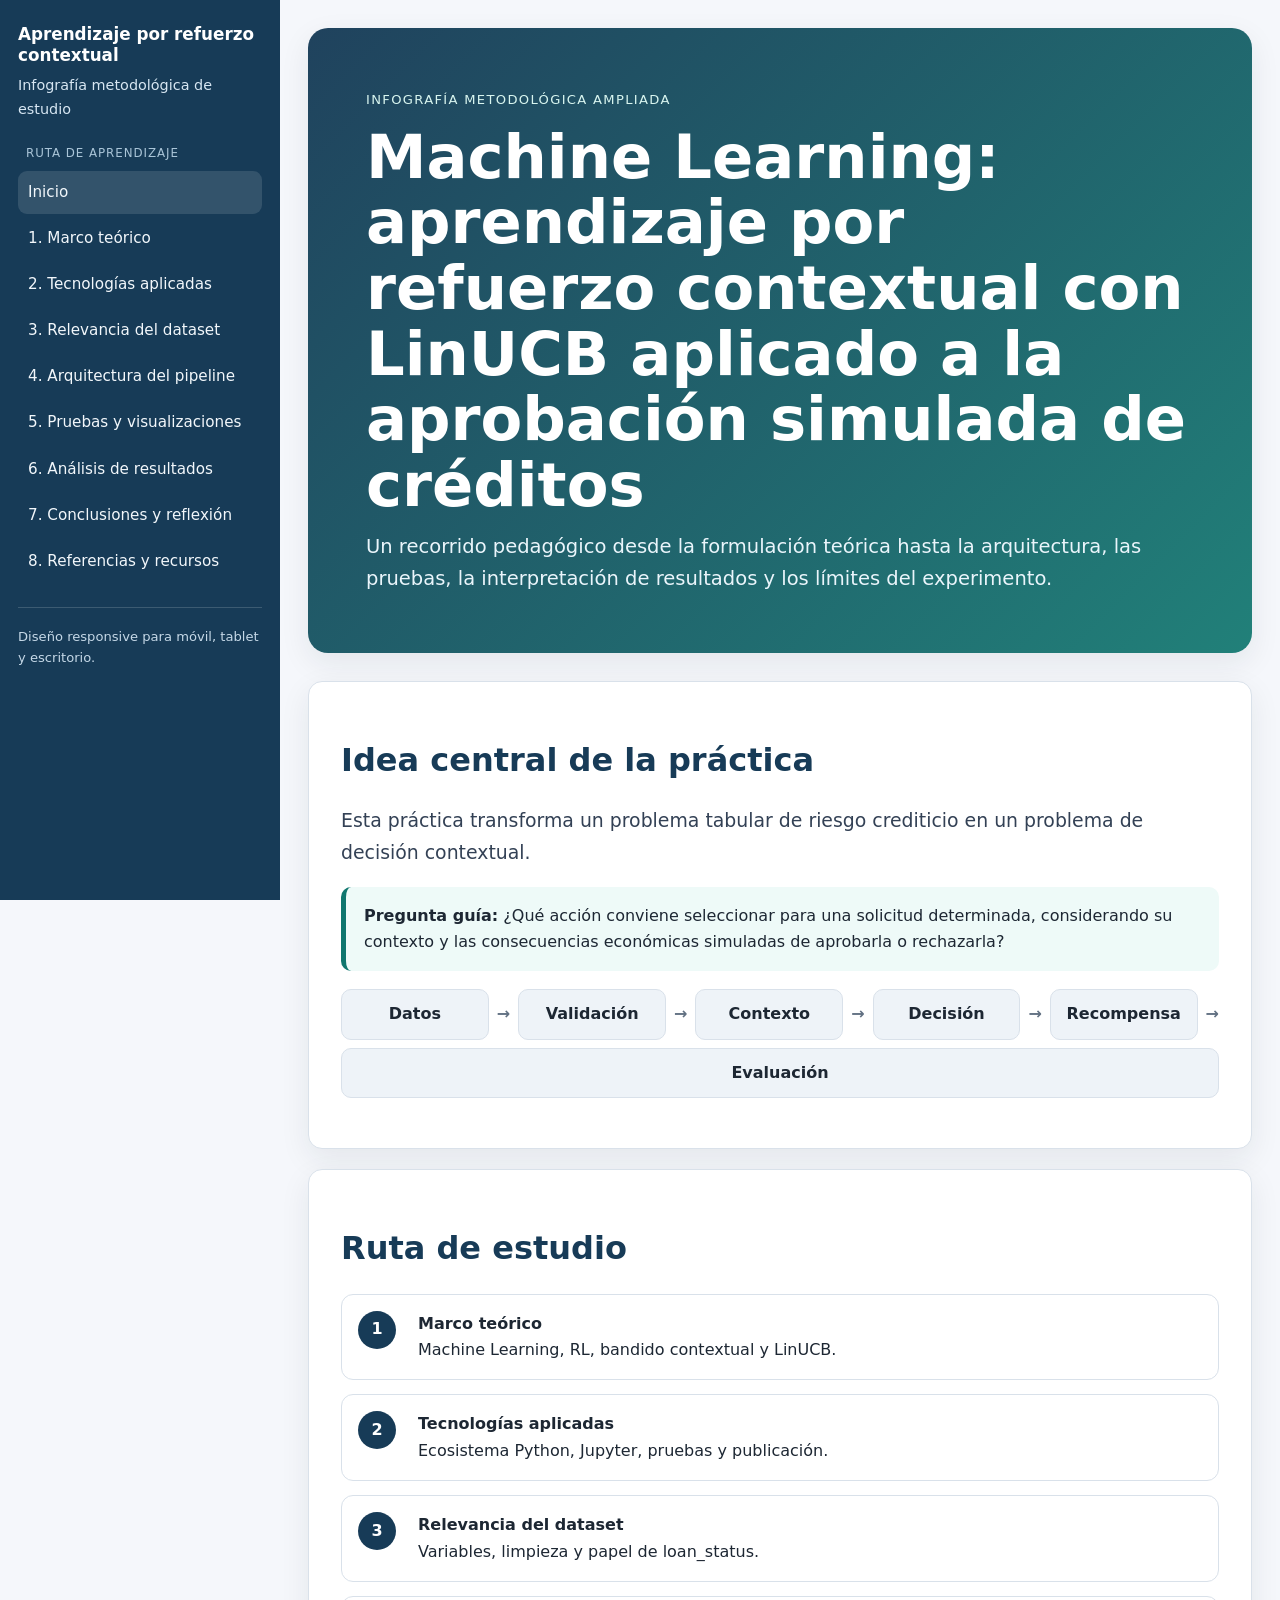
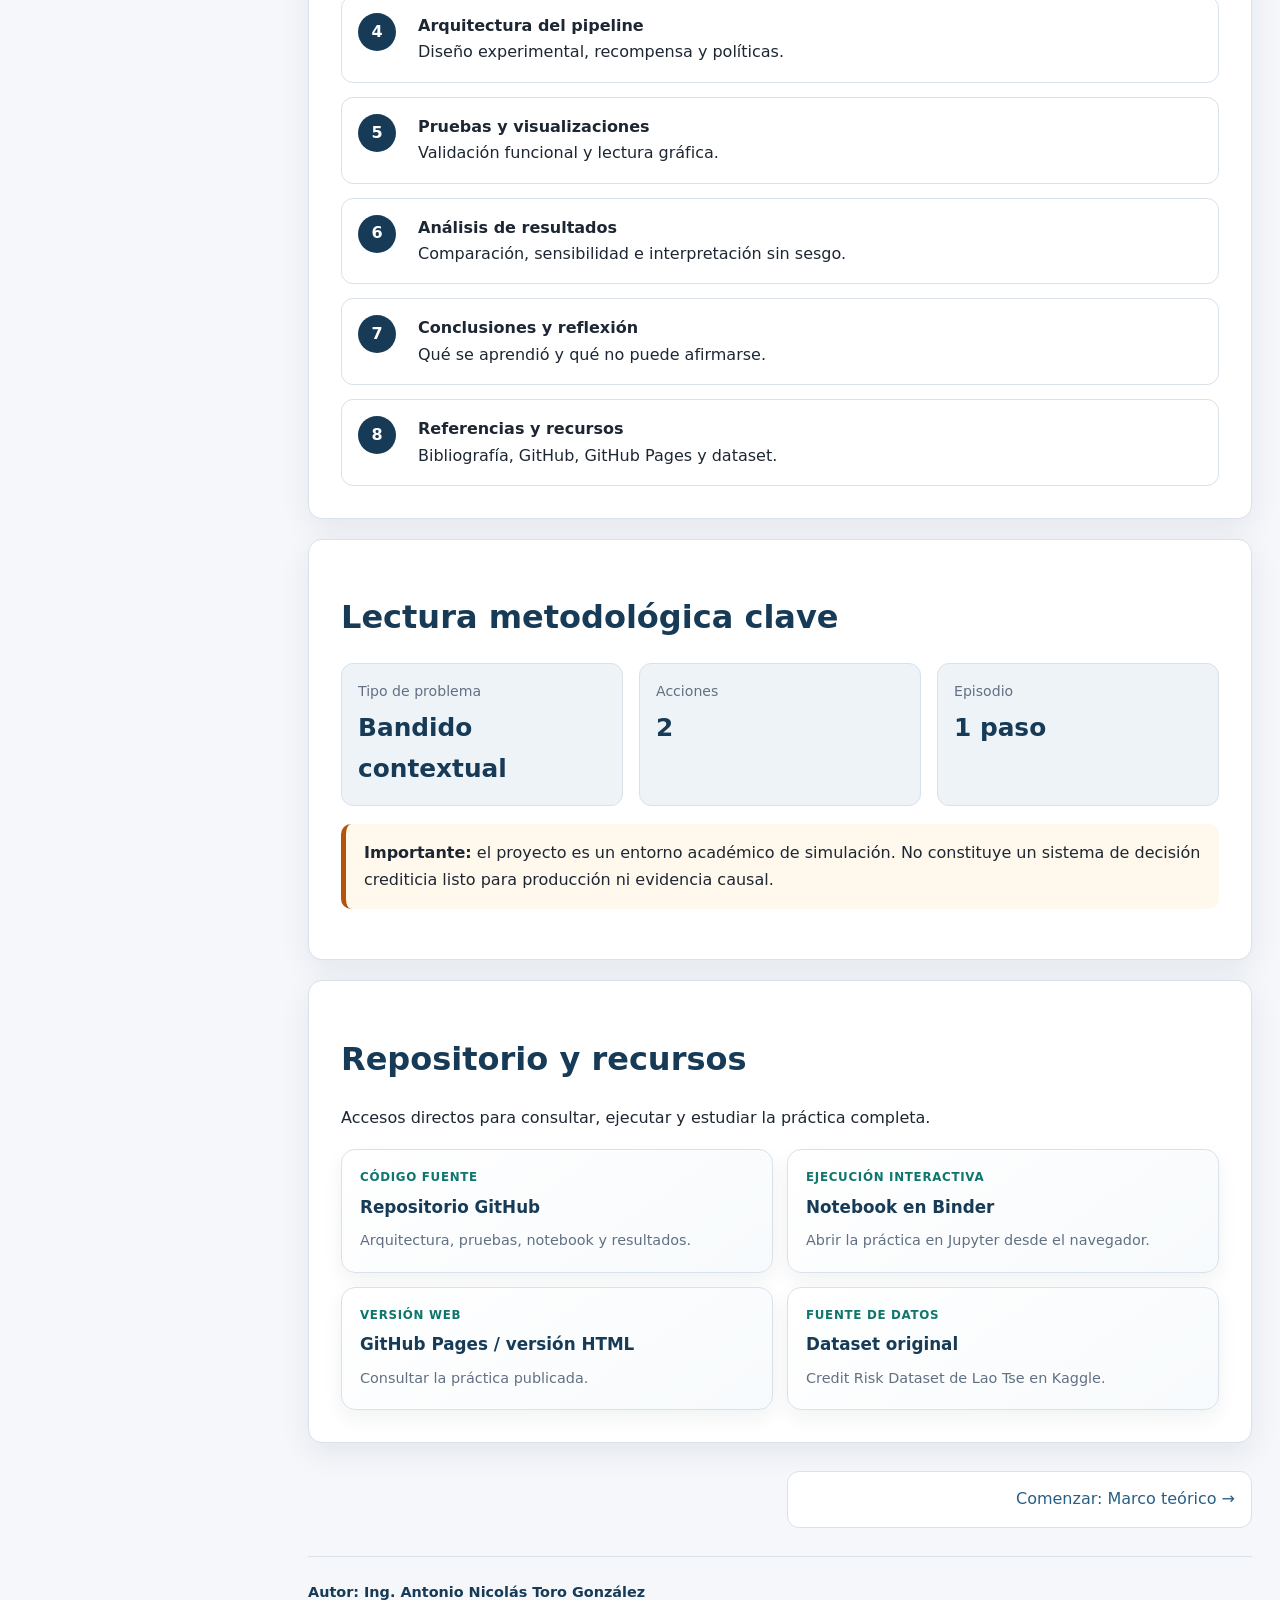
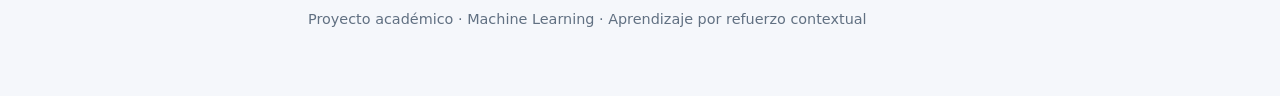
<file: index.html>
<!DOCTYPE html>
<html lang="es">
<head>
<meta charset="utf-8">
<meta name="viewport" content="width=device-width, initial-scale=1">
<title>Infografía metodológica · RL contextual con LinUCB</title>
<link rel="stylesheet" href="assets/styles.css">
</head>
<body>
<div class="site-shell">
<aside class="sidebar" data-sidebar>
<span class="brand">Aprendizaje por refuerzo contextual</span>
<div class="brand-subtitle">Infografía metodológica de estudio</div>
<div class="nav-title">Ruta de aprendizaje</div>
<ul class="nav-list">
<li><a class="active" href="index.html">Inicio</a></li>
<li><a href="pages/01-marco-teorico.html">1. Marco teórico</a></li>
<li><a href="pages/02-tecnologias.html">2. Tecnologías aplicadas</a></li>
<li><a href="pages/03-dataset.html">3. Relevancia del dataset</a></li>
<li><a href="pages/04-pipeline.html">4. Arquitectura del pipeline</a></li>
<li><a href="pages/05-pruebas-visualizaciones.html">5. Pruebas y visualizaciones</a></li>
<li><a href="pages/06-resultados.html">6. Análisis de resultados</a></li>
<li><a href="pages/07-conclusiones.html">7. Conclusiones y reflexión</a></li>
<li><a href="pages/08-referencias.html">8. Referencias y recursos</a></li>
</ul>
<div class="sidebar-footer">Diseño responsive para móvil, tablet y escritorio.</div>
</aside>
<main class="main">
<div class="topbar"><strong>RL contextual · LinUCB</strong><button class="menu-button" type="button" data-menu-button aria-expanded="false">Menú</button></div>
<div class="content-wrap">
<section class="hero">
<div class="eyebrow">Infografía metodológica ampliada</div>
<h1>Machine Learning: aprendizaje por refuerzo contextual con LinUCB aplicado a la aprobación simulada de créditos</h1>
<p>Un recorrido pedagógico desde la formulación teórica hasta la arquitectura, las pruebas, la interpretación de resultados y los límites del experimento.</p>
</section>

<section class="section-card">
<h2>Idea central de la práctica</h2>
<p class="lead">Esta práctica transforma un problema tabular de riesgo crediticio en un problema de decisión contextual.</p>
<div class="callout"><strong>Pregunta guía:</strong> ¿Qué acción conviene seleccionar para una solicitud determinada, considerando su contexto y las consecuencias económicas simuladas de aprobarla o rechazarla?</div>
<div class="flow">
<div class="flow-step">Datos</div><div class="flow-arrow">→</div>
<div class="flow-step">Validación</div><div class="flow-arrow">→</div>
<div class="flow-step">Contexto</div><div class="flow-arrow">→</div>
<div class="flow-step">Decisión</div><div class="flow-arrow">→</div>
<div class="flow-step">Recompensa</div><div class="flow-arrow">→</div>
<div class="flow-step">Evaluación</div>
</div>
</section>

<section class="section-card">
<h2>Ruta de estudio</h2>
<div class="study-route">
<a href="pages/01-marco-teorico.html"><div><strong>Marco teórico</strong><br>Machine Learning, RL, bandido contextual y LinUCB.</div></a>
<a href="pages/02-tecnologias.html"><div><strong>Tecnologías aplicadas</strong><br>Ecosistema Python, Jupyter, pruebas y publicación.</div></a>
<a href="pages/03-dataset.html"><div><strong>Relevancia del dataset</strong><br>Variables, limpieza y papel de loan_status.</div></a>
<a href="pages/04-pipeline.html"><div><strong>Arquitectura del pipeline</strong><br>Diseño experimental, recompensa y políticas.</div></a>
<a href="pages/05-pruebas-visualizaciones.html"><div><strong>Pruebas y visualizaciones</strong><br>Validación funcional y lectura gráfica.</div></a>
<a href="pages/06-resultados.html"><div><strong>Análisis de resultados</strong><br>Comparación, sensibilidad e interpretación sin sesgo.</div></a>
<a href="pages/07-conclusiones.html"><div><strong>Conclusiones y reflexión</strong><br>Qué se aprendió y qué no puede afirmarse.</div></a>
<a href="pages/08-referencias.html"><div><strong>Referencias y recursos</strong><br>Bibliografía, GitHub, GitHub Pages y dataset.</div></a>
</div>
</section>

<section class="section-card">
<h2>Lectura metodológica clave</h2>
<div class="grid three">
<div class="metric"><div class="label">Tipo de problema</div><div class="value">Bandido contextual</div></div>
<div class="metric"><div class="label">Acciones</div><div class="value">2</div></div>
<div class="metric"><div class="label">Episodio</div><div class="value">1 paso</div></div>
</div>
<div class="callout warning"><strong>Importante:</strong> el proyecto es un entorno académico de simulación. No constituye un sistema de decisión crediticia listo para producción ni evidencia causal.</div>
</section>


<section class="section-card">
  <h2>Repositorio y recursos</h2>
  <p>Accesos directos para consultar, ejecutar y estudiar la práctica completa.</p>

  <div class="resources-grid">
    <a class="resource-card"
       href="https://github.com/antoniot73/rl_credit_contextual_bandit"
       target="_blank" rel="noopener noreferrer">
      <span class="resource-kicker">Código fuente</span>
      <strong>Repositorio GitHub</strong>
      <span>Arquitectura, pruebas, notebook y resultados.</span>
    </a>

    <a class="resource-card"
       href="https://mybinder.org/v2/gh/antoniot73/rl_credit_contextual_bandit/main?labpath=notebooks%2Fpractica_rl_credito_contextual.ipynb"
       target="_blank" rel="noopener noreferrer">
      <span class="resource-kicker">Ejecución interactiva</span>
      <strong>Notebook en Binder</strong>
      <span>Abrir la práctica en Jupyter desde el navegador.</span>
    </a>

    <a class="resource-card"
       href="https://antoniot73.github.io/rl_credit_contextual_bandit/notebooks/practica_rl_credito_contextual.html"
       target="_blank" rel="noopener noreferrer">
      <span class="resource-kicker">Versión web</span>
      <strong>GitHub Pages / versión HTML</strong>
      <span>Consultar la práctica publicada.</span>
    </a>

    <a class="resource-card"
       href="https://www.kaggle.com/datasets/laotse/credit-risk-dataset"
       target="_blank" rel="noopener noreferrer">
      <span class="resource-kicker">Fuente de datos</span>
      <strong>Dataset original</strong>
      <span>Credit Risk Dataset de Lao Tse en Kaggle.</span>
    </a>
  </div>
</section>

<div class="page-nav"><span></span><a href="pages/01-marco-teorico.html">Comenzar: Marco teórico →</a></div>
<div class="footer"><span class="footer-author">Autor: Ing. Antonio Nicolás Toro González</span>Proyecto académico · Machine Learning · Aprendizaje por refuerzo contextual</div>
</div>
</main>
</div>
<script src="assets/app.js"></script>
</body>
</html>
</file>
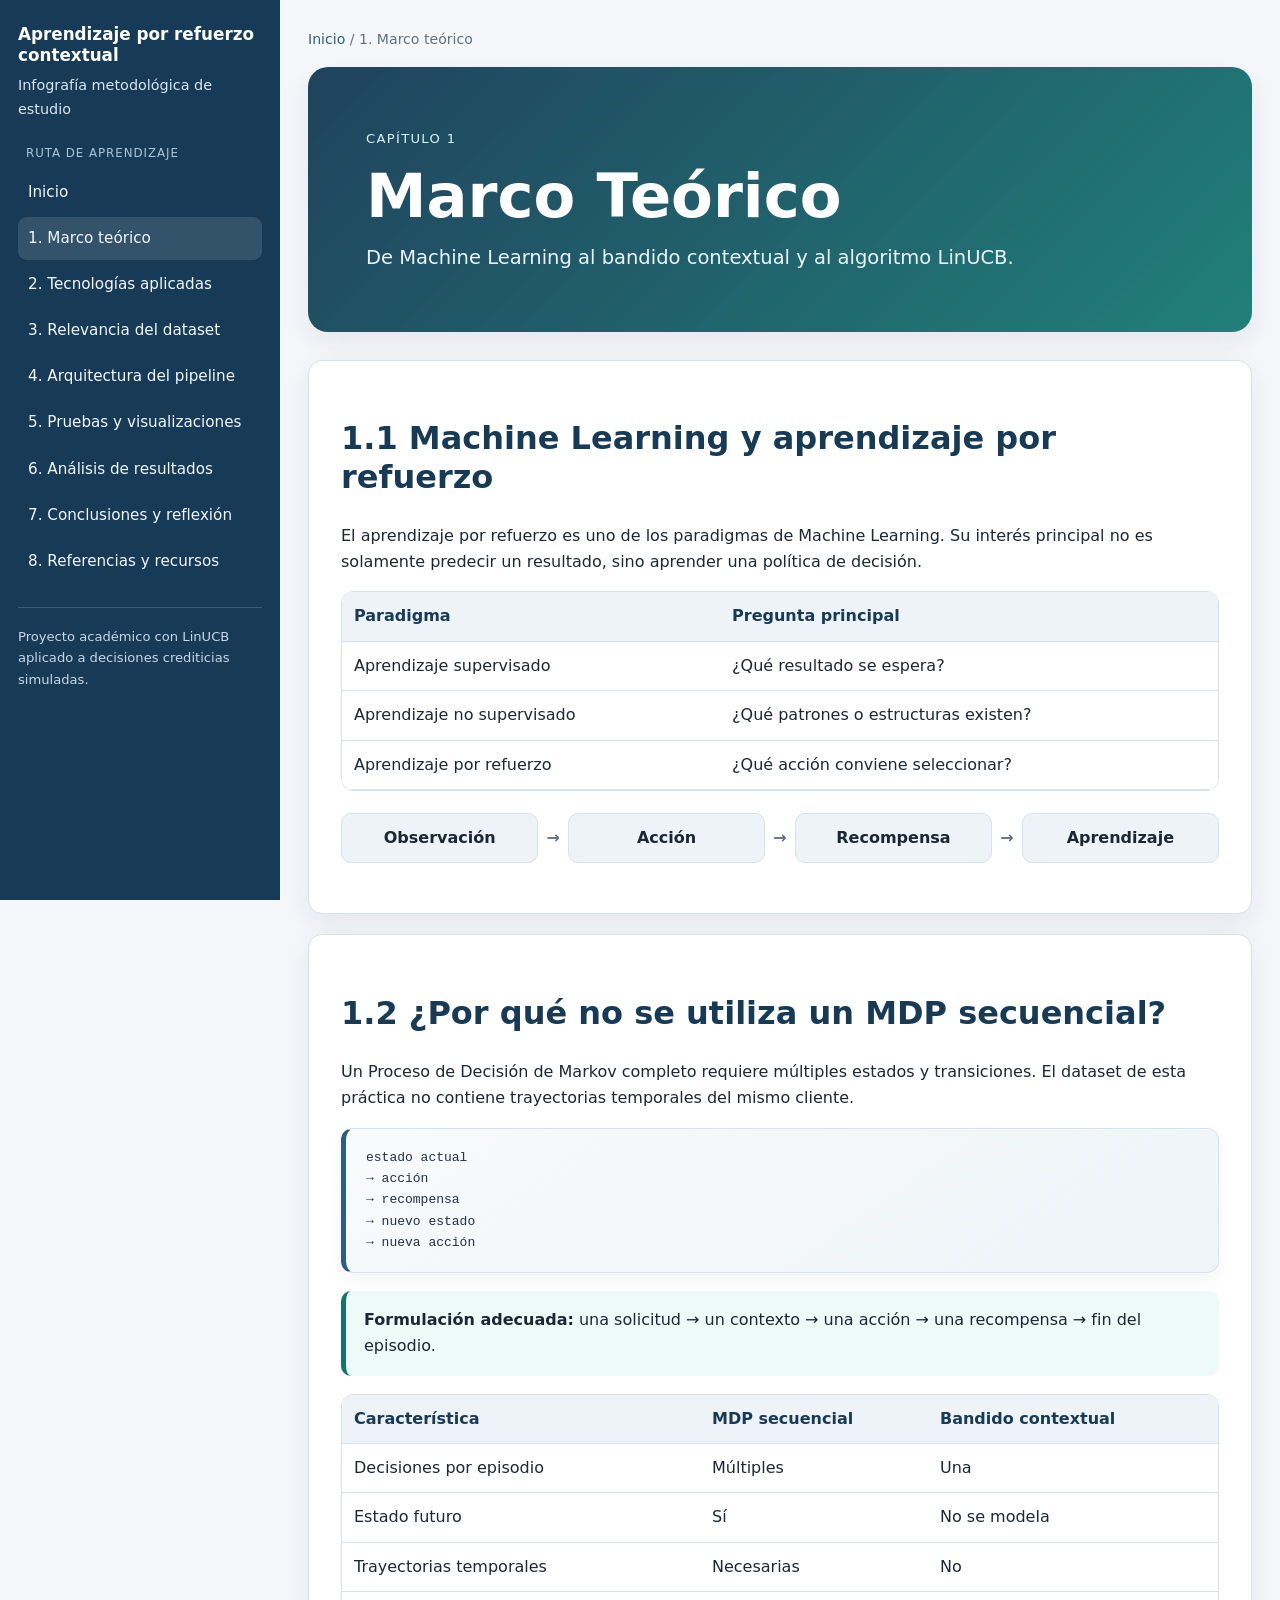
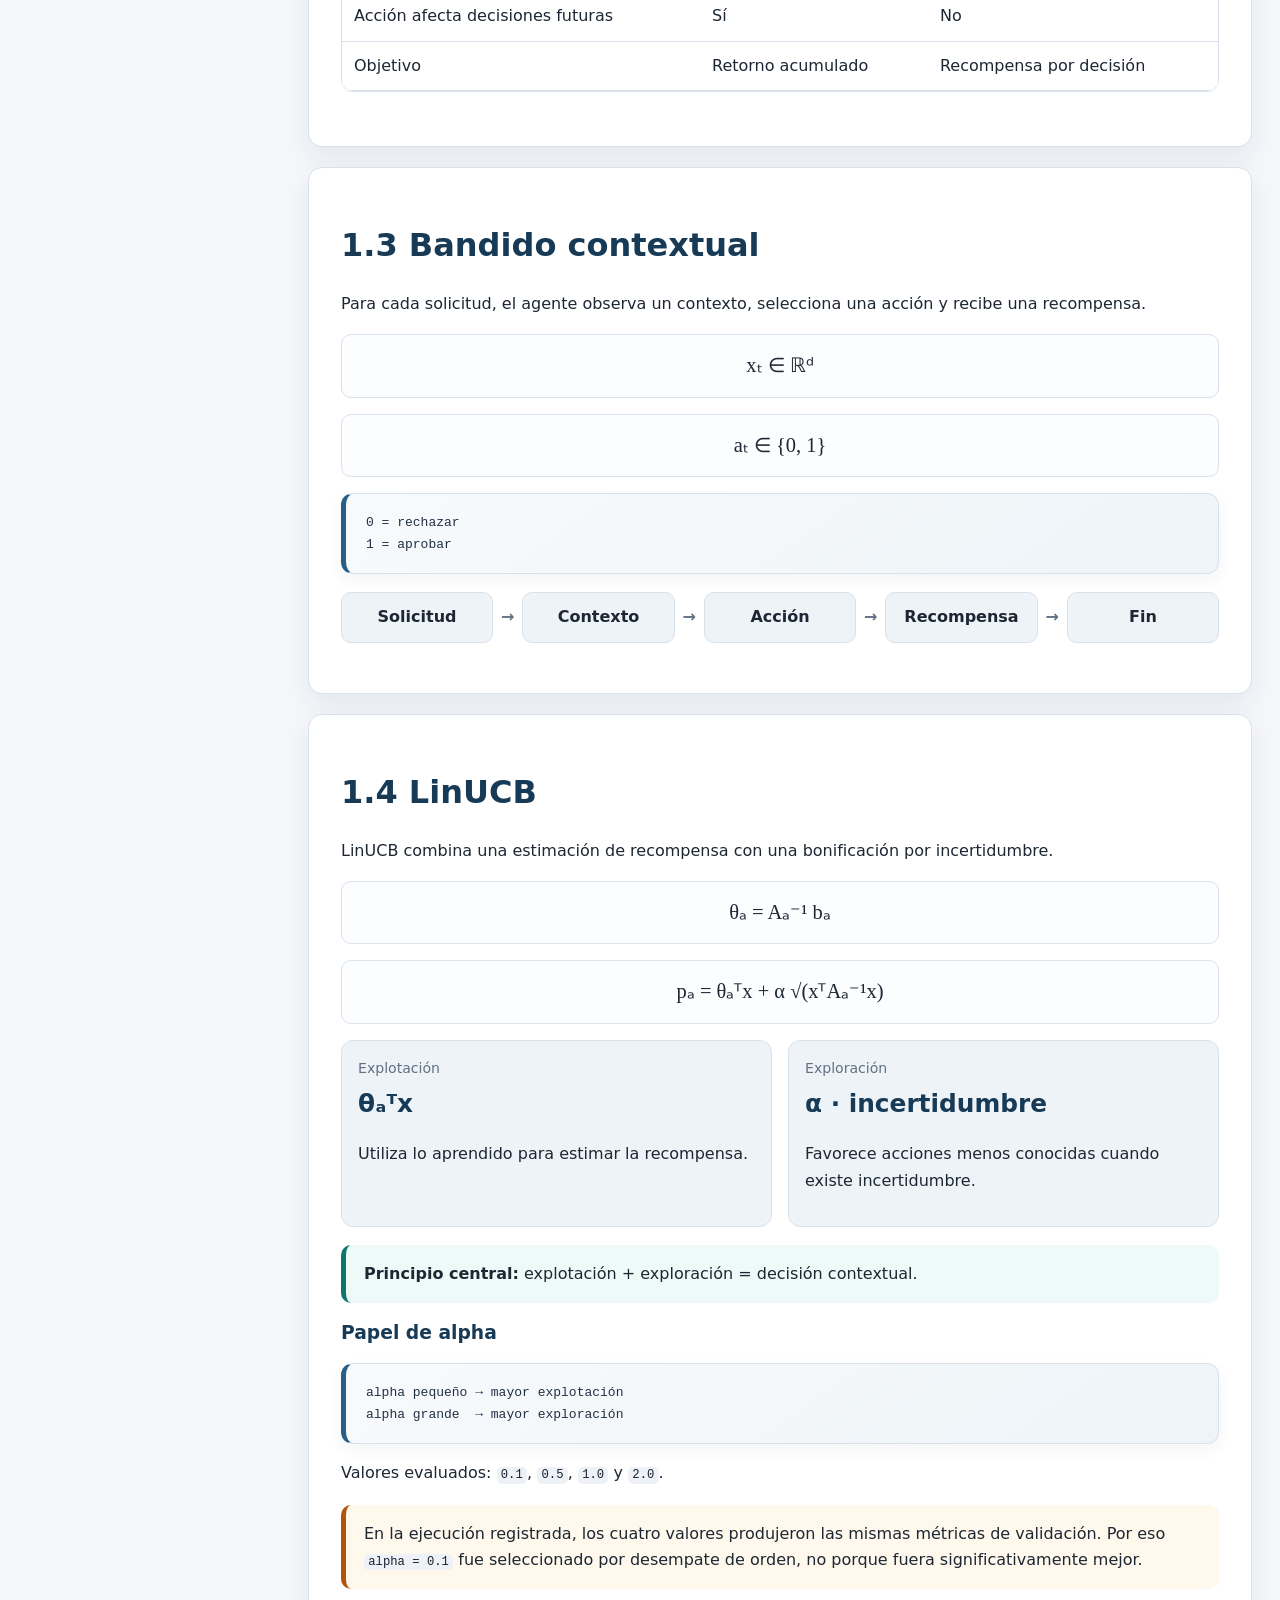
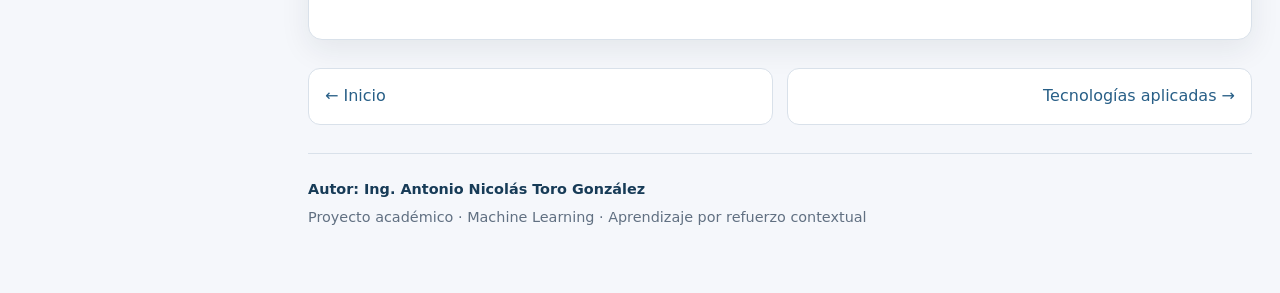
<file: pages/01-marco-teorico.html>
<!DOCTYPE html>
<html lang="es">
<head>
<meta charset="utf-8">
<meta name="viewport" content="width=device-width, initial-scale=1">
<meta name="description" content="Marco teórico · RL contextual con LinUCB">
<title>Marco teórico · RL contextual con LinUCB</title>
<link rel="stylesheet" href="../assets/styles.css">
</head>
<body>
<div class="site-shell">

    <aside class="sidebar" data-sidebar>
      <span class="brand">Aprendizaje por refuerzo contextual</span>
      <div class="brand-subtitle">Infografía metodológica de estudio</div>
      <div class="nav-title">Ruta de aprendizaje</div>
      <ul class="nav-list"><li><a class="" href="../index.html">Inicio</a></li><li><a class="active" href="01-marco-teorico.html">1. Marco teórico</a></li><li><a class="" href="02-tecnologias.html">2. Tecnologías aplicadas</a></li><li><a class="" href="03-dataset.html">3. Relevancia del dataset</a></li><li><a class="" href="04-pipeline.html">4. Arquitectura del pipeline</a></li><li><a class="" href="05-pruebas-visualizaciones.html">5. Pruebas y visualizaciones</a></li><li><a class="" href="06-resultados.html">6. Análisis de resultados</a></li><li><a class="" href="07-conclusiones.html">7. Conclusiones y reflexión</a></li><li><a class="" href="08-referencias.html">8. Referencias y recursos</a></li></ul>
      <div class="sidebar-footer">Proyecto académico con LinUCB aplicado a decisiones crediticias simuladas.</div>
    </aside>
    
<main class="main">
<div class="topbar"><strong>RL contextual · LinUCB</strong><button class="menu-button" type="button" data-menu-button aria-expanded="false">Menú</button></div>
<div class="content-wrap">
<div class="breadcrumbs"><a href="../index.html">Inicio</a> / 1. Marco teórico</div>

<section class="hero"><div class="eyebrow">Capítulo 1</div><h1>Marco Teórico</h1><p>De Machine Learning al bandido contextual y al algoritmo LinUCB.</p></section>
<section class="section-card">
<h2>1.1 Machine Learning y aprendizaje por refuerzo</h2>
<p>El aprendizaje por refuerzo es uno de los paradigmas de Machine Learning. Su interés principal no es solamente predecir un resultado, sino aprender una política de decisión.</p>
<div class="table-wrap"><table><thead><tr><th>Paradigma</th><th>Pregunta principal</th></tr></thead><tbody>
<tr><td>Aprendizaje supervisado</td><td>¿Qué resultado se espera?</td></tr>
<tr><td>Aprendizaje no supervisado</td><td>¿Qué patrones o estructuras existen?</td></tr>
<tr><td>Aprendizaje por refuerzo</td><td>¿Qué acción conviene seleccionar?</td></tr>
</tbody></table></div>
<div class="flow"><div class="flow-step">Observación</div><div class="flow-arrow">→</div><div class="flow-step">Acción</div><div class="flow-arrow">→</div><div class="flow-step">Recompensa</div><div class="flow-arrow">→</div><div class="flow-step">Aprendizaje</div></div>
</section>
<section class="section-card">
<h2>1.2 ¿Por qué no se utiliza un MDP secuencial?</h2>
<p>Un Proceso de Decisión de Markov completo requiere múltiples estados y transiciones. El dataset de esta práctica no contiene trayectorias temporales del mismo cliente.</p>
<pre><code>estado actual
→ acción
→ recompensa
→ nuevo estado
→ nueva acción</code></pre>
<div class="callout"><strong>Formulación adecuada:</strong> una solicitud → un contexto → una acción → una recompensa → fin del episodio.</div>
<div class="table-wrap"><table><thead><tr><th>Característica</th><th>MDP secuencial</th><th>Bandido contextual</th></tr></thead><tbody>
<tr><td>Decisiones por episodio</td><td>Múltiples</td><td>Una</td></tr>
<tr><td>Estado futuro</td><td>Sí</td><td>No se modela</td></tr>
<tr><td>Trayectorias temporales</td><td>Necesarias</td><td>No</td></tr>
<tr><td>Acción afecta decisiones futuras</td><td>Sí</td><td>No</td></tr>
<tr><td>Objetivo</td><td>Retorno acumulado</td><td>Recompensa por decisión</td></tr>
</tbody></table></div>
</section>
<section class="section-card">
<h2>1.3 Bandido contextual</h2>
<p>Para cada solicitud, el agente observa un contexto, selecciona una acción y recibe una recompensa.</p>
<div class="equation">xₜ ∈ ℝᵈ</div><div class="equation">aₜ ∈ {0, 1}</div>
<pre><code>0 = rechazar
1 = aprobar</code></pre>
<div class="flow"><div class="flow-step">Solicitud</div><div class="flow-arrow">→</div><div class="flow-step">Contexto</div><div class="flow-arrow">→</div><div class="flow-step">Acción</div><div class="flow-arrow">→</div><div class="flow-step">Recompensa</div><div class="flow-arrow">→</div><div class="flow-step">Fin</div></div>
</section>
<section class="section-card">
<h2>1.4 LinUCB</h2>
<p>LinUCB combina una estimación de recompensa con una bonificación por incertidumbre.</p>
<div class="equation">θₐ = Aₐ⁻¹ bₐ</div>
<div class="equation">pₐ = θₐᵀx + α √(xᵀAₐ⁻¹x)</div>
<div class="grid two">
<div class="metric"><div class="label">Explotación</div><div class="value">θₐᵀx</div><p>Utiliza lo aprendido para estimar la recompensa.</p></div>
<div class="metric"><div class="label">Exploración</div><div class="value">α · incertidumbre</div><p>Favorece acciones menos conocidas cuando existe incertidumbre.</p></div>
</div>
<div class="callout"><strong>Principio central:</strong> explotación + exploración = decisión contextual.</div>
<h3>Papel de alpha</h3>
<pre><code>alpha pequeño → mayor explotación
alpha grande  → mayor exploración</code></pre>
<p>Valores evaluados: <code>0.1</code>, <code>0.5</code>, <code>1.0</code> y <code>2.0</code>.</p>
<div class="callout warning">En la ejecución registrada, los cuatro valores produjeron las mismas métricas de validación. Por eso <code>alpha = 0.1</code> fue seleccionado por desempate de orden, no porque fuera significativamente mejor.</div>
</section>

<nav class="page-nav" aria-label="Navegación entre capítulos"><a href="../index.html">← Inicio</a><a href="02-tecnologias.html">Tecnologías aplicadas →</a></nav>
<div class="footer"><span class="footer-author">Autor: Ing. Antonio Nicolás Toro González</span>Proyecto académico · Machine Learning · Aprendizaje por refuerzo contextual</div>
</div>
</main>
</div>
<script src="../assets/app.js"></script>
</body>
</html>
</file>
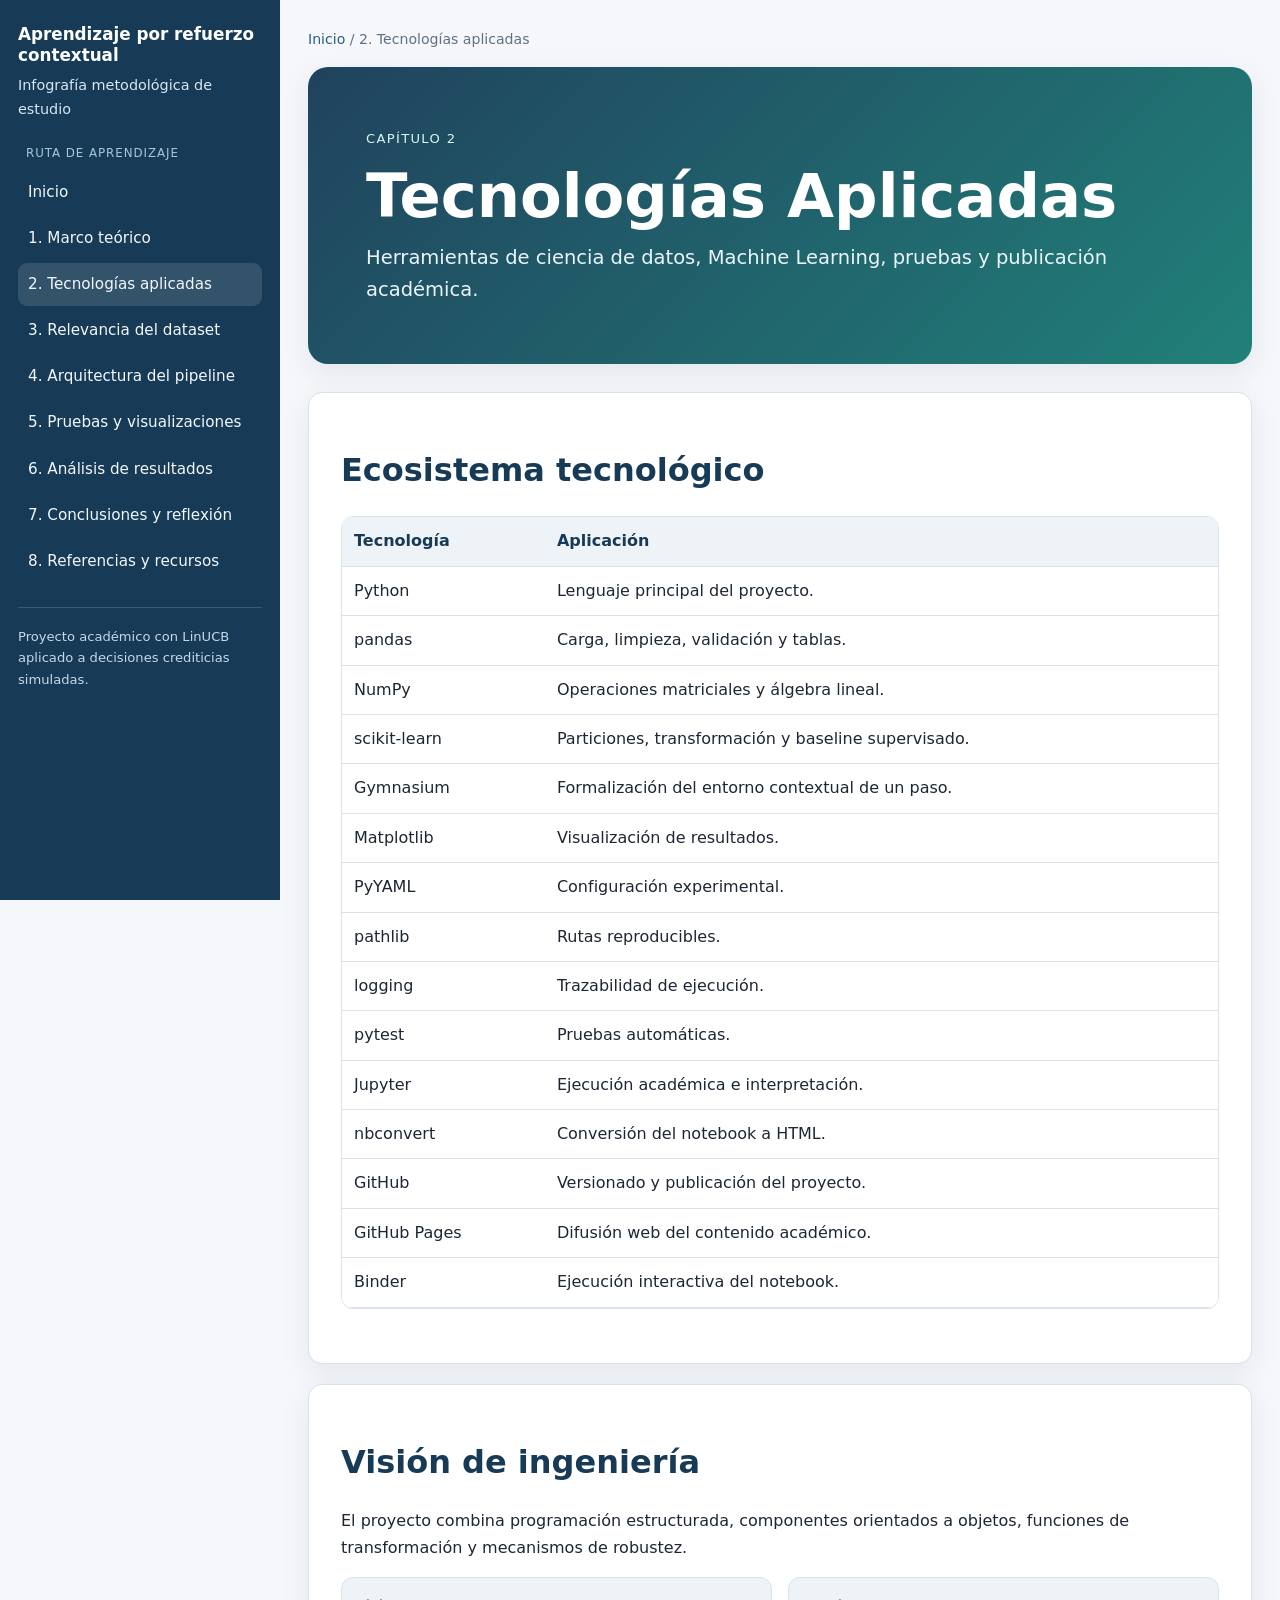
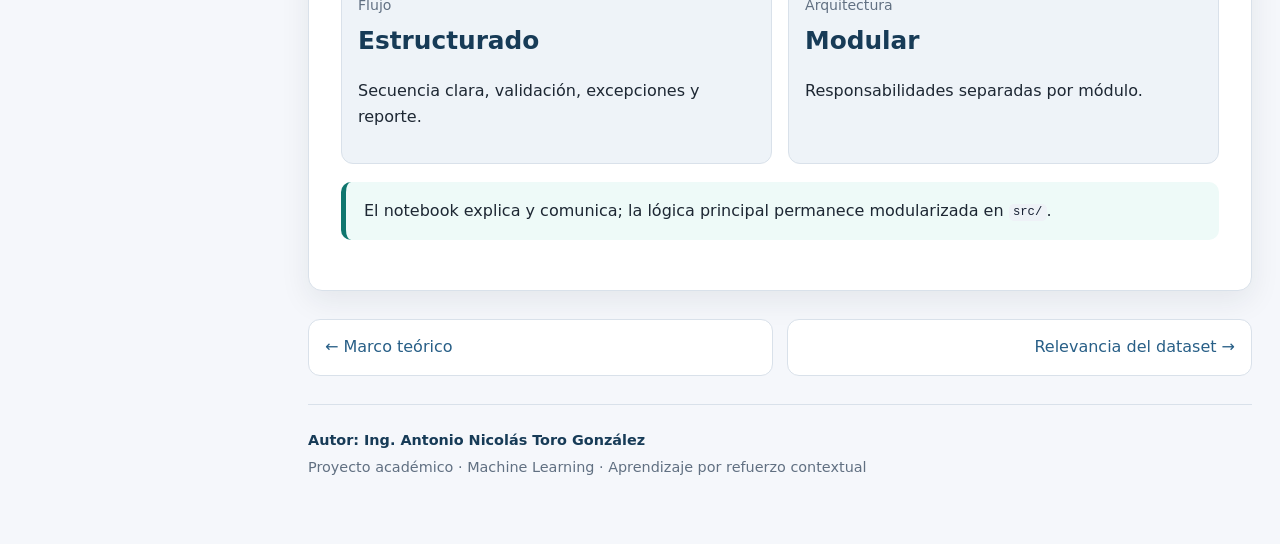
<file: pages/02-tecnologias.html>
<!DOCTYPE html>
<html lang="es">
<head>
<meta charset="utf-8">
<meta name="viewport" content="width=device-width, initial-scale=1">
<meta name="description" content="Tecnologías aplicadas · RL contextual con LinUCB">
<title>Tecnologías aplicadas · RL contextual con LinUCB</title>
<link rel="stylesheet" href="../assets/styles.css">
</head>
<body>
<div class="site-shell">

    <aside class="sidebar" data-sidebar>
      <span class="brand">Aprendizaje por refuerzo contextual</span>
      <div class="brand-subtitle">Infografía metodológica de estudio</div>
      <div class="nav-title">Ruta de aprendizaje</div>
      <ul class="nav-list"><li><a class="" href="../index.html">Inicio</a></li><li><a class="" href="01-marco-teorico.html">1. Marco teórico</a></li><li><a class="active" href="02-tecnologias.html">2. Tecnologías aplicadas</a></li><li><a class="" href="03-dataset.html">3. Relevancia del dataset</a></li><li><a class="" href="04-pipeline.html">4. Arquitectura del pipeline</a></li><li><a class="" href="05-pruebas-visualizaciones.html">5. Pruebas y visualizaciones</a></li><li><a class="" href="06-resultados.html">6. Análisis de resultados</a></li><li><a class="" href="07-conclusiones.html">7. Conclusiones y reflexión</a></li><li><a class="" href="08-referencias.html">8. Referencias y recursos</a></li></ul>
      <div class="sidebar-footer">Proyecto académico con LinUCB aplicado a decisiones crediticias simuladas.</div>
    </aside>
    
<main class="main">
<div class="topbar"><strong>RL contextual · LinUCB</strong><button class="menu-button" type="button" data-menu-button aria-expanded="false">Menú</button></div>
<div class="content-wrap">
<div class="breadcrumbs"><a href="../index.html">Inicio</a> / 2. Tecnologías aplicadas</div>

<section class="hero"><div class="eyebrow">Capítulo 2</div><h1>Tecnologías Aplicadas</h1><p>Herramientas de ciencia de datos, Machine Learning, pruebas y publicación académica.</p></section>
<section class="section-card">
<h2>Ecosistema tecnológico</h2>
<div class="table-wrap"><table><thead><tr><th>Tecnología</th><th>Aplicación</th></tr></thead><tbody>
<tr><td>Python</td><td>Lenguaje principal del proyecto.</td></tr>
<tr><td>pandas</td><td>Carga, limpieza, validación y tablas.</td></tr>
<tr><td>NumPy</td><td>Operaciones matriciales y álgebra lineal.</td></tr>
<tr><td>scikit-learn</td><td>Particiones, transformación y baseline supervisado.</td></tr>
<tr><td>Gymnasium</td><td>Formalización del entorno contextual de un paso.</td></tr>
<tr><td>Matplotlib</td><td>Visualización de resultados.</td></tr>
<tr><td>PyYAML</td><td>Configuración experimental.</td></tr>
<tr><td>pathlib</td><td>Rutas reproducibles.</td></tr>
<tr><td>logging</td><td>Trazabilidad de ejecución.</td></tr>
<tr><td>pytest</td><td>Pruebas automáticas.</td></tr>
<tr><td>Jupyter</td><td>Ejecución académica e interpretación.</td></tr>
<tr><td>nbconvert</td><td>Conversión del notebook a HTML.</td></tr>
<tr><td>GitHub</td><td>Versionado y publicación del proyecto.</td></tr>
<tr><td>GitHub Pages</td><td>Difusión web del contenido académico.</td></tr>
<tr><td>Binder</td><td>Ejecución interactiva del notebook.</td></tr>
</tbody></table></div>
</section>
<section class="section-card">
<h2>Visión de ingeniería</h2>
<p>El proyecto combina programación estructurada, componentes orientados a objetos, funciones de transformación y mecanismos de robustez.</p>
<div class="grid two">
<div class="metric"><div class="label">Flujo</div><div class="value">Estructurado</div><p>Secuencia clara, validación, excepciones y reporte.</p></div>
<div class="metric"><div class="label">Arquitectura</div><div class="value">Modular</div><p>Responsabilidades separadas por módulo.</p></div>
</div>
<div class="callout">El notebook explica y comunica; la lógica principal permanece modularizada en <code>src/</code>.</div>
</section>

<nav class="page-nav" aria-label="Navegación entre capítulos"><a href="01-marco-teorico.html">← Marco teórico</a><a href="03-dataset.html">Relevancia del dataset →</a></nav>
<div class="footer"><span class="footer-author">Autor: Ing. Antonio Nicolás Toro González</span>Proyecto académico · Machine Learning · Aprendizaje por refuerzo contextual</div>
</div>
</main>
</div>
<script src="../assets/app.js"></script>
</body>
</html>
</file>
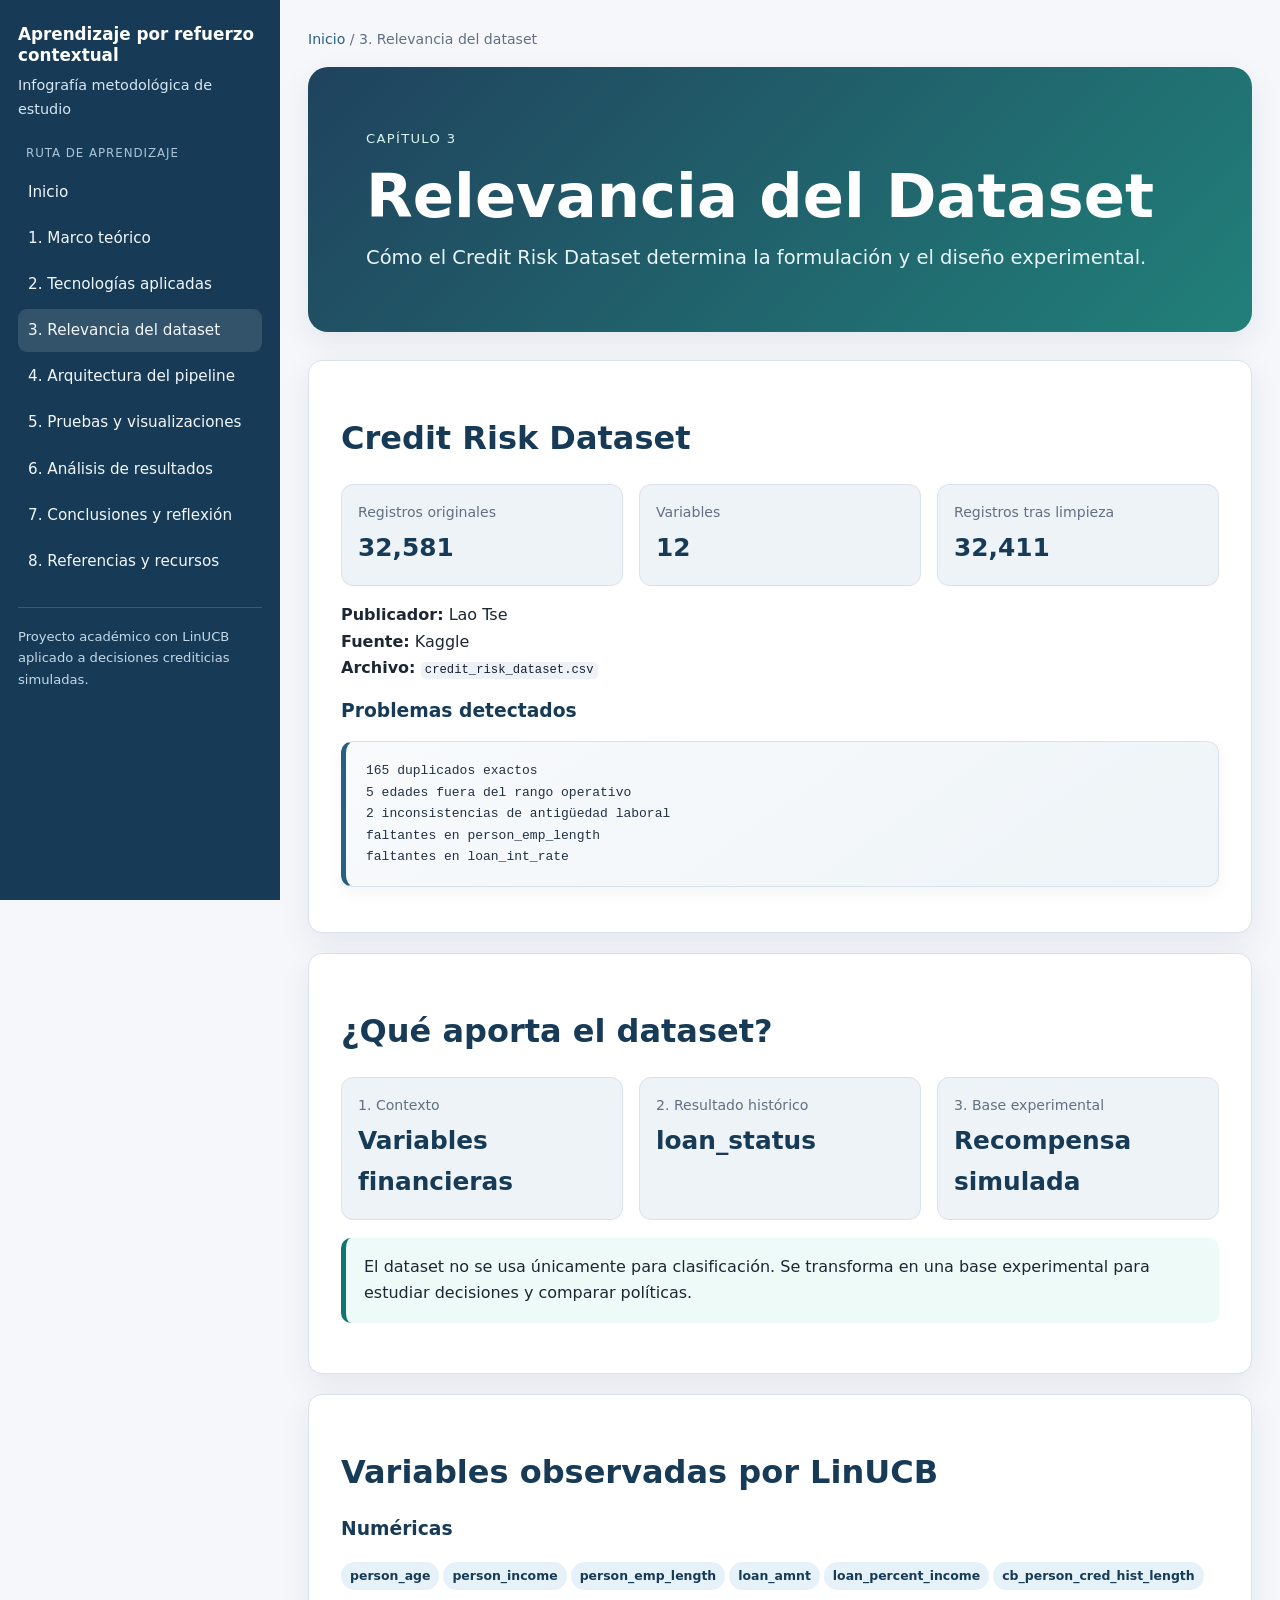
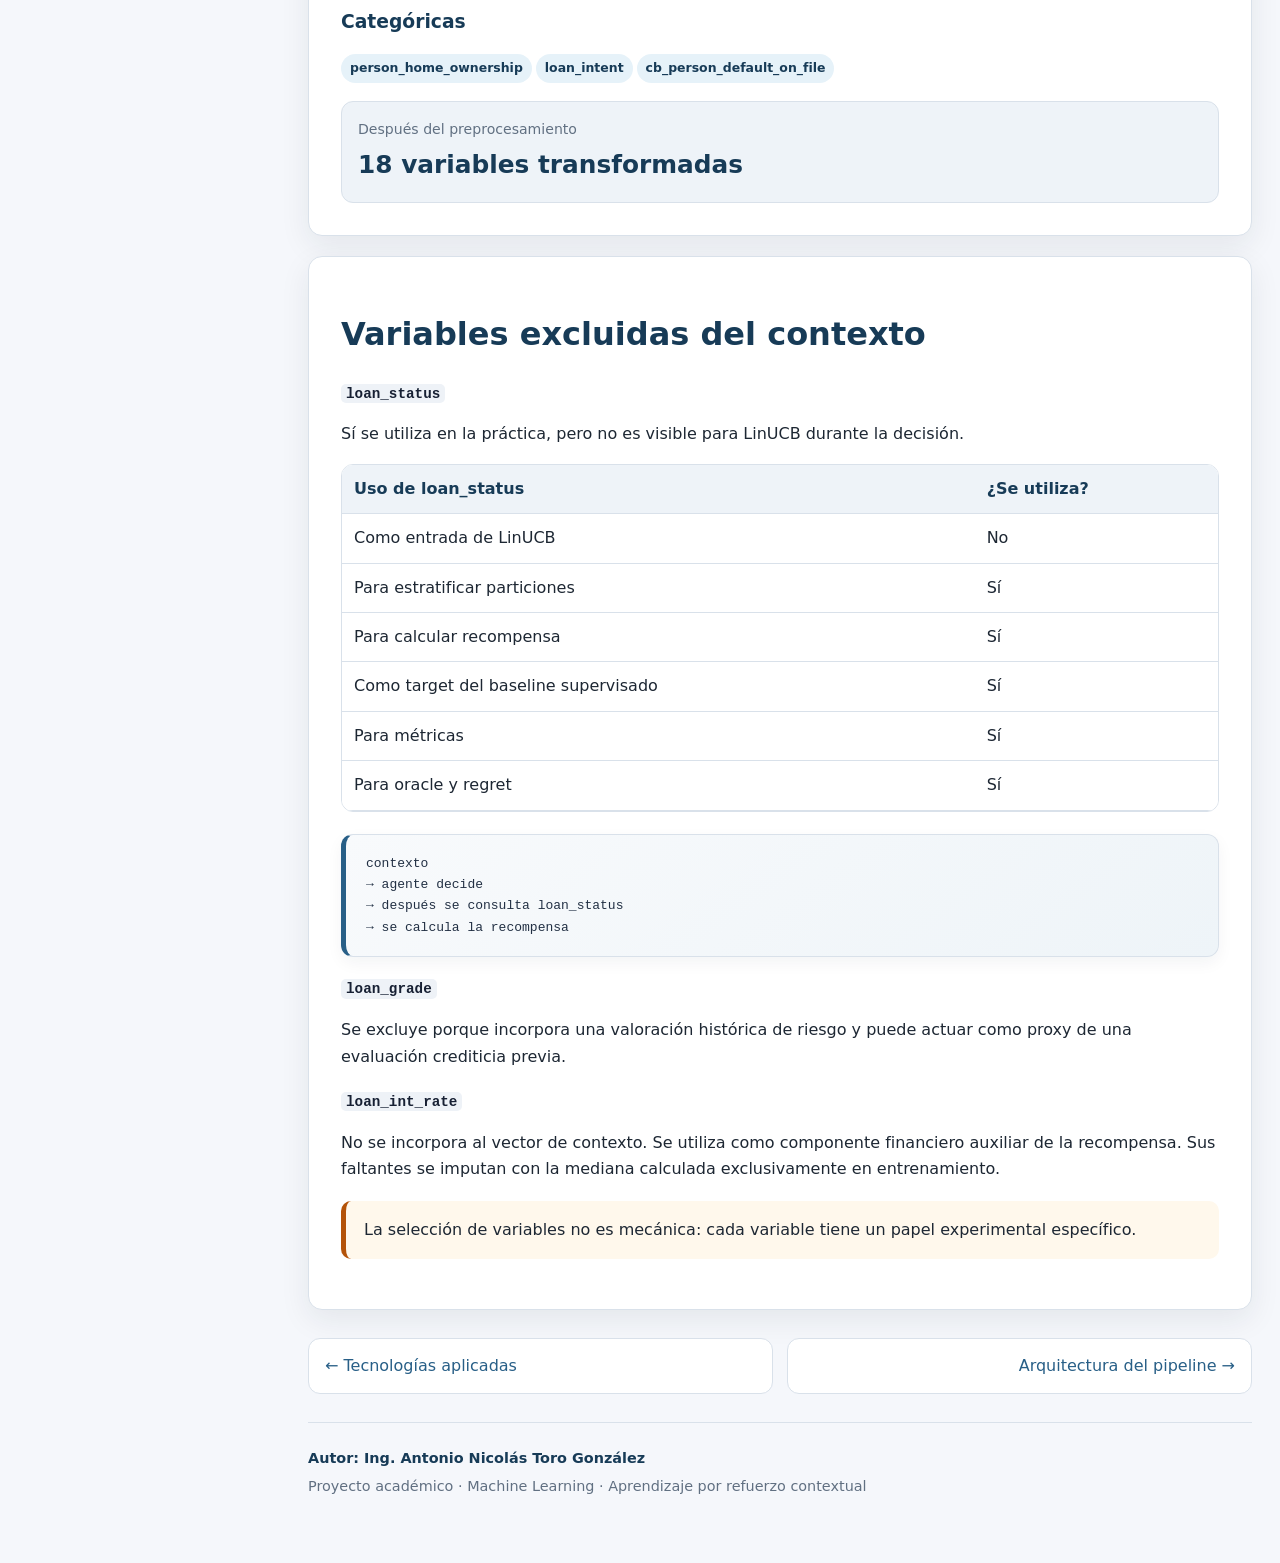
<file: pages/03-dataset.html>
<!DOCTYPE html>
<html lang="es">
<head>
<meta charset="utf-8">
<meta name="viewport" content="width=device-width, initial-scale=1">
<meta name="description" content="Relevancia del dataset · RL contextual con LinUCB">
<title>Relevancia del dataset · RL contextual con LinUCB</title>
<link rel="stylesheet" href="../assets/styles.css">
</head>
<body>
<div class="site-shell">

    <aside class="sidebar" data-sidebar>
      <span class="brand">Aprendizaje por refuerzo contextual</span>
      <div class="brand-subtitle">Infografía metodológica de estudio</div>
      <div class="nav-title">Ruta de aprendizaje</div>
      <ul class="nav-list"><li><a class="" href="../index.html">Inicio</a></li><li><a class="" href="01-marco-teorico.html">1. Marco teórico</a></li><li><a class="" href="02-tecnologias.html">2. Tecnologías aplicadas</a></li><li><a class="active" href="03-dataset.html">3. Relevancia del dataset</a></li><li><a class="" href="04-pipeline.html">4. Arquitectura del pipeline</a></li><li><a class="" href="05-pruebas-visualizaciones.html">5. Pruebas y visualizaciones</a></li><li><a class="" href="06-resultados.html">6. Análisis de resultados</a></li><li><a class="" href="07-conclusiones.html">7. Conclusiones y reflexión</a></li><li><a class="" href="08-referencias.html">8. Referencias y recursos</a></li></ul>
      <div class="sidebar-footer">Proyecto académico con LinUCB aplicado a decisiones crediticias simuladas.</div>
    </aside>
    
<main class="main">
<div class="topbar"><strong>RL contextual · LinUCB</strong><button class="menu-button" type="button" data-menu-button aria-expanded="false">Menú</button></div>
<div class="content-wrap">
<div class="breadcrumbs"><a href="../index.html">Inicio</a> / 3. Relevancia del dataset</div>

<section class="hero"><div class="eyebrow">Capítulo 3</div><h1>Relevancia del Dataset</h1><p>Cómo el Credit Risk Dataset determina la formulación y el diseño experimental.</p></section>
<section class="section-card">
<h2>Credit Risk Dataset</h2>
<div class="grid three">
<div class="metric"><div class="label">Registros originales</div><div class="value">32,581</div></div>
<div class="metric"><div class="label">Variables</div><div class="value">12</div></div>
<div class="metric"><div class="label">Registros tras limpieza</div><div class="value">32,411</div></div>
</div>
<p><strong>Publicador:</strong> Lao Tse<br><strong>Fuente:</strong> Kaggle<br><strong>Archivo:</strong> <code>credit_risk_dataset.csv</code></p>
<h3>Problemas detectados</h3>
<pre><code>165 duplicados exactos
5 edades fuera del rango operativo
2 inconsistencias de antigüedad laboral
faltantes en person_emp_length
faltantes en loan_int_rate</code></pre>
</section>
<section class="section-card">
<h2>¿Qué aporta el dataset?</h2>
<div class="grid three">
<div class="metric"><div class="label">1. Contexto</div><div class="value">Variables financieras</div></div>
<div class="metric"><div class="label">2. Resultado histórico</div><div class="value">loan_status</div></div>
<div class="metric"><div class="label">3. Base experimental</div><div class="value">Recompensa simulada</div></div>
</div>
<div class="callout">El dataset no se usa únicamente para clasificación. Se transforma en una base experimental para estudiar decisiones y comparar políticas.</div>
</section>
<section class="section-card">
<h2>Variables observadas por LinUCB</h2>
<h3>Numéricas</h3>
<p><span class="badge">person_age</span><span class="badge">person_income</span><span class="badge">person_emp_length</span><span class="badge">loan_amnt</span><span class="badge">loan_percent_income</span><span class="badge">cb_person_cred_hist_length</span></p>
<h3>Categóricas</h3>
<p><span class="badge">person_home_ownership</span><span class="badge">loan_intent</span><span class="badge">cb_person_default_on_file</span></p>
<div class="metric"><div class="label">Después del preprocesamiento</div><div class="value">18 variables transformadas</div></div>
</section>
<section class="section-card">
<h2>Variables excluidas del contexto</h2>
<h3><code>loan_status</code></h3>
<p>Sí se utiliza en la práctica, pero no es visible para LinUCB durante la decisión.</p>
<div class="table-wrap"><table><thead><tr><th>Uso de loan_status</th><th>¿Se utiliza?</th></tr></thead><tbody>
<tr><td>Como entrada de LinUCB</td><td>No</td></tr>
<tr><td>Para estratificar particiones</td><td>Sí</td></tr>
<tr><td>Para calcular recompensa</td><td>Sí</td></tr>
<tr><td>Como target del baseline supervisado</td><td>Sí</td></tr>
<tr><td>Para métricas</td><td>Sí</td></tr>
<tr><td>Para oracle y regret</td><td>Sí</td></tr>
</tbody></table></div>
<pre><code>contexto
→ agente decide
→ después se consulta loan_status
→ se calcula la recompensa</code></pre>
<h3><code>loan_grade</code></h3>
<p>Se excluye porque incorpora una valoración histórica de riesgo y puede actuar como proxy de una evaluación crediticia previa.</p>
<h3><code>loan_int_rate</code></h3>
<p>No se incorpora al vector de contexto. Se utiliza como componente financiero auxiliar de la recompensa. Sus faltantes se imputan con la mediana calculada exclusivamente en entrenamiento.</p>
<div class="callout warning">La selección de variables no es mecánica: cada variable tiene un papel experimental específico.</div>
</section>

<nav class="page-nav" aria-label="Navegación entre capítulos"><a href="02-tecnologias.html">← Tecnologías aplicadas</a><a href="04-pipeline.html">Arquitectura del pipeline →</a></nav>
<div class="footer"><span class="footer-author">Autor: Ing. Antonio Nicolás Toro González</span>Proyecto académico · Machine Learning · Aprendizaje por refuerzo contextual</div>
</div>
</main>
</div>
<script src="../assets/app.js"></script>
</body>
</html>
</file>
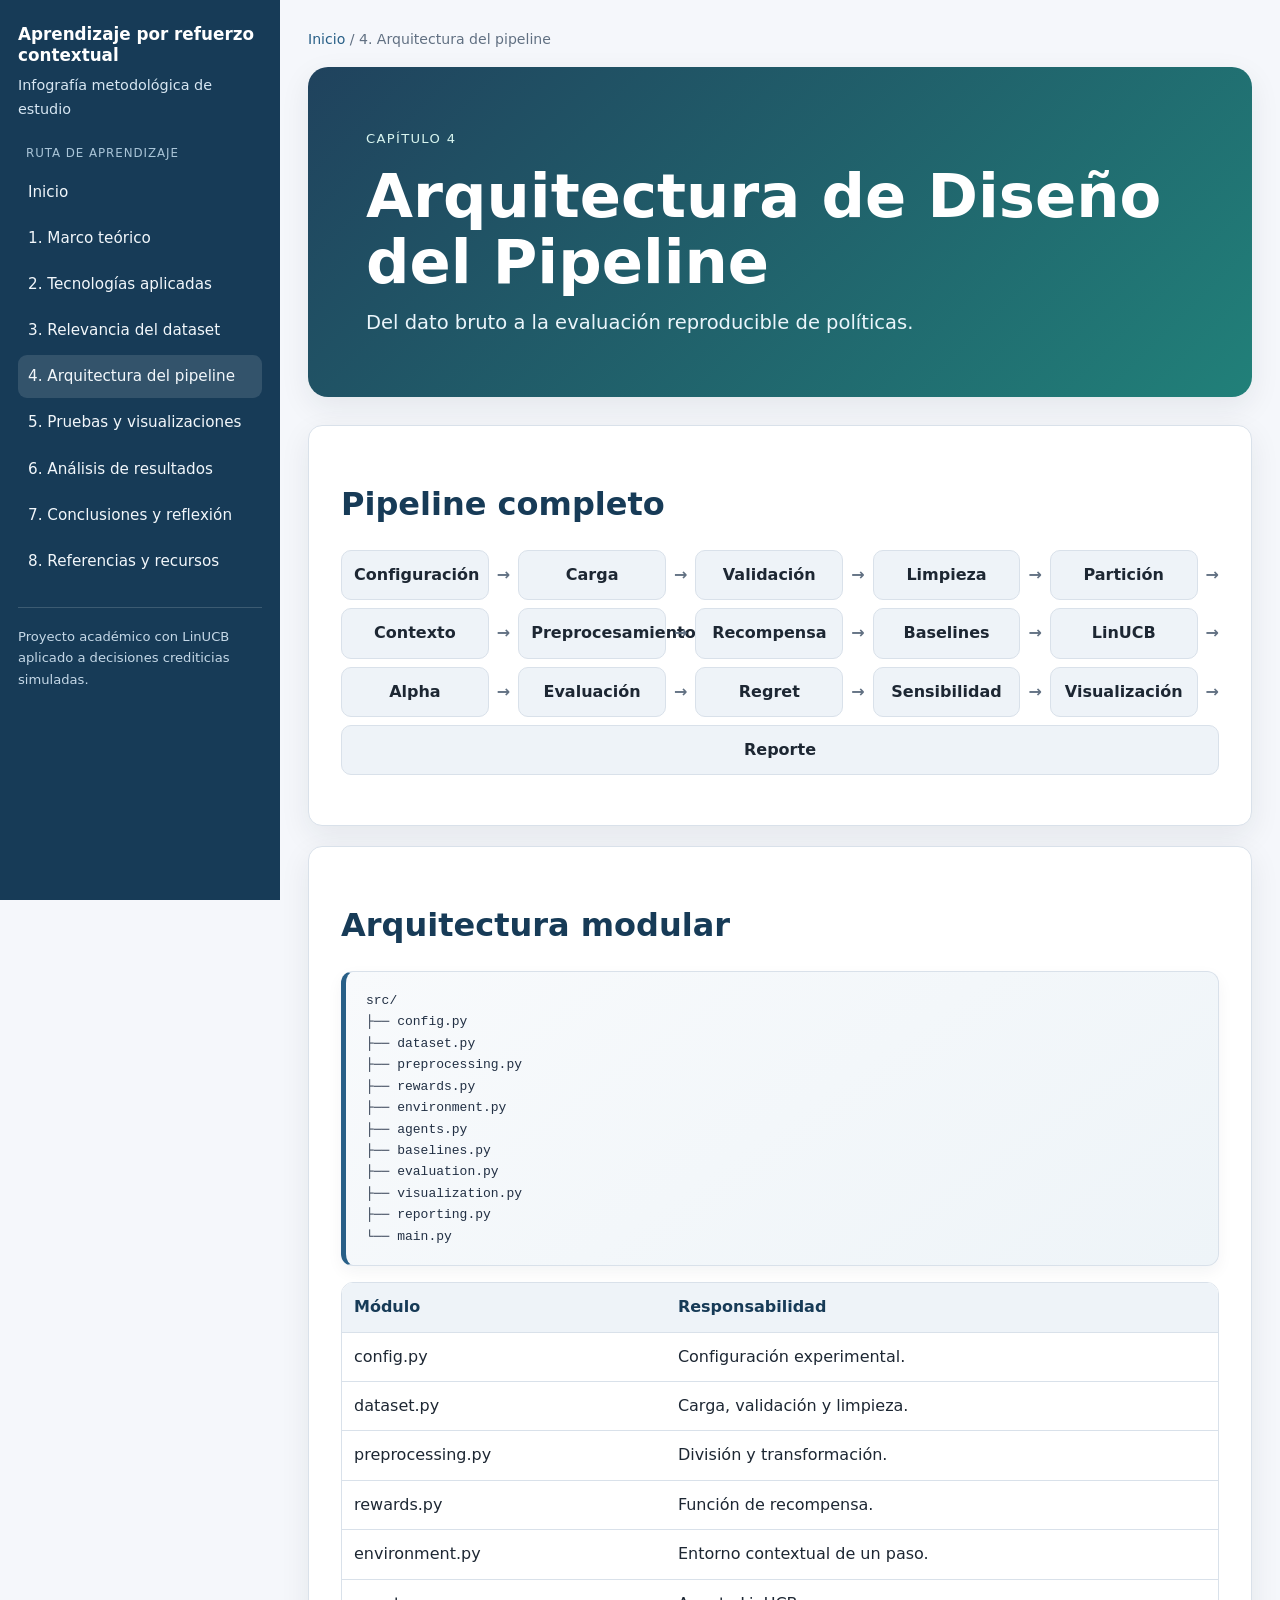
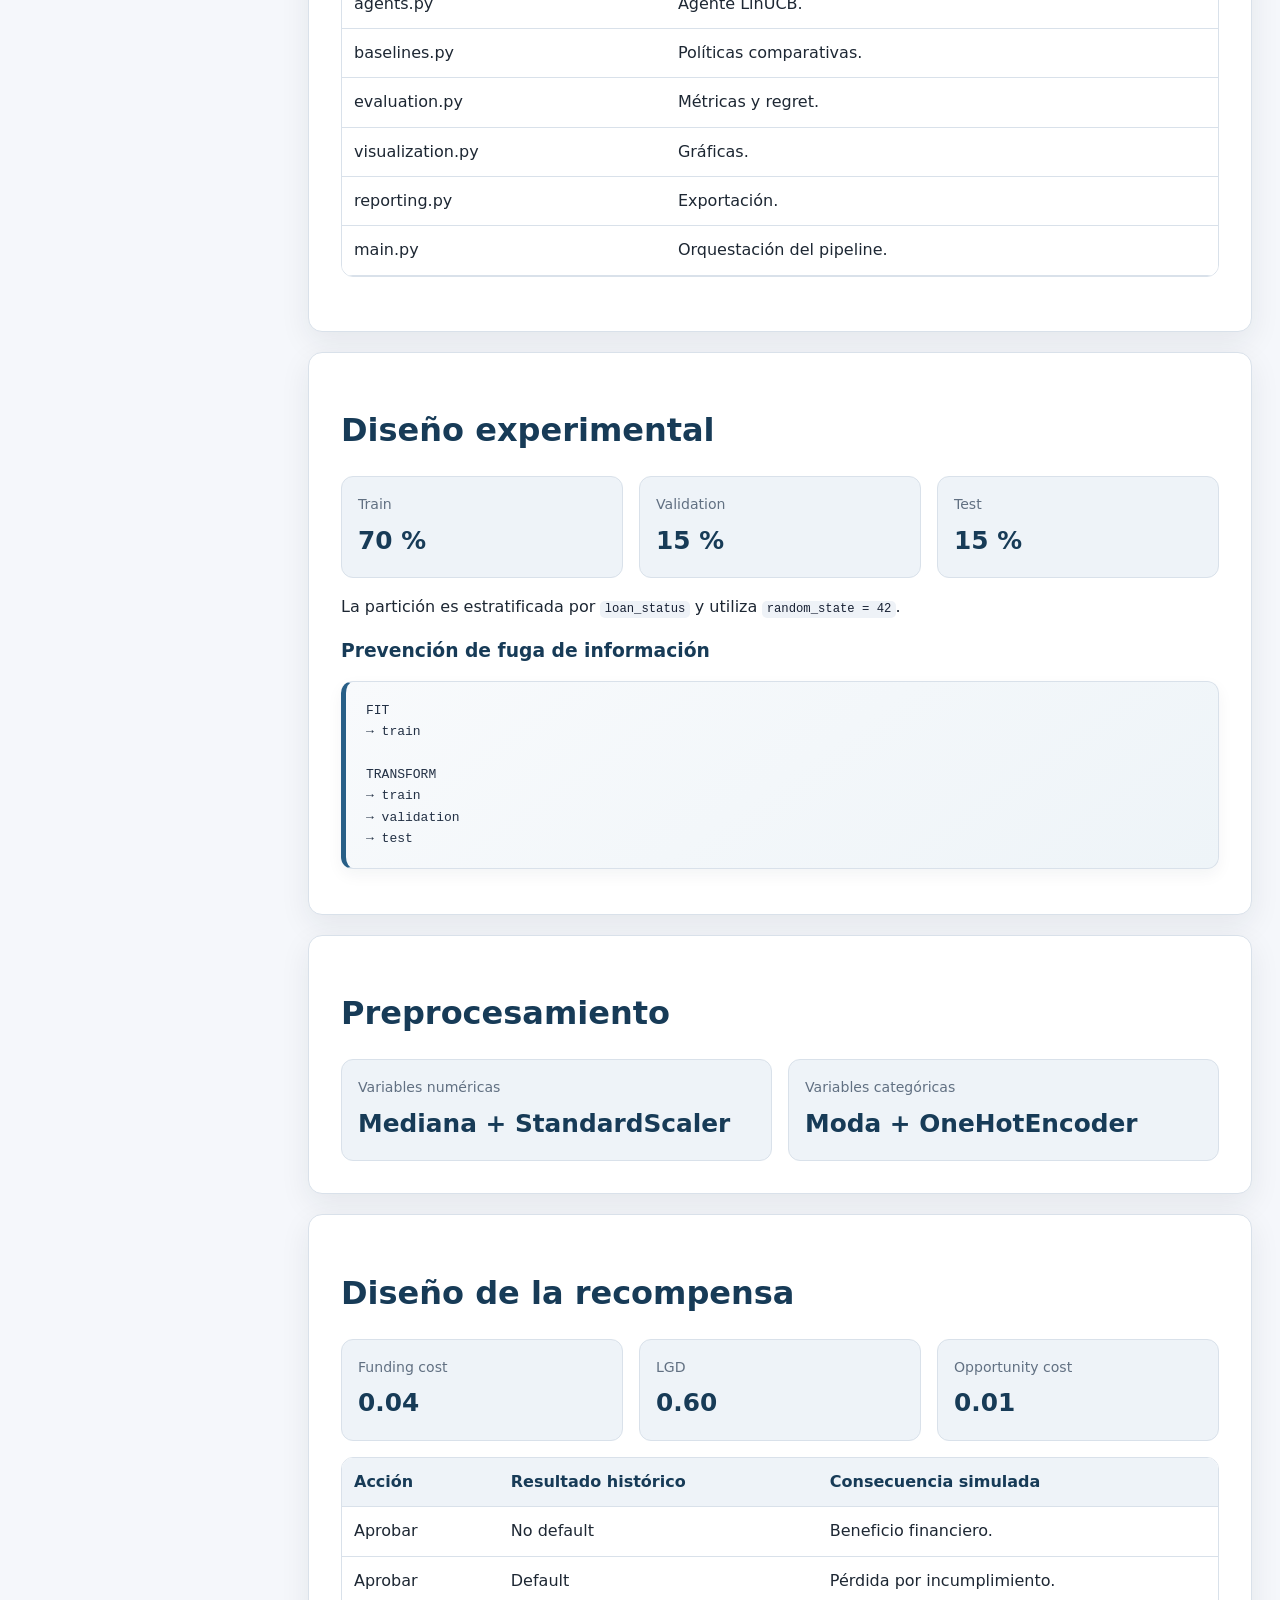
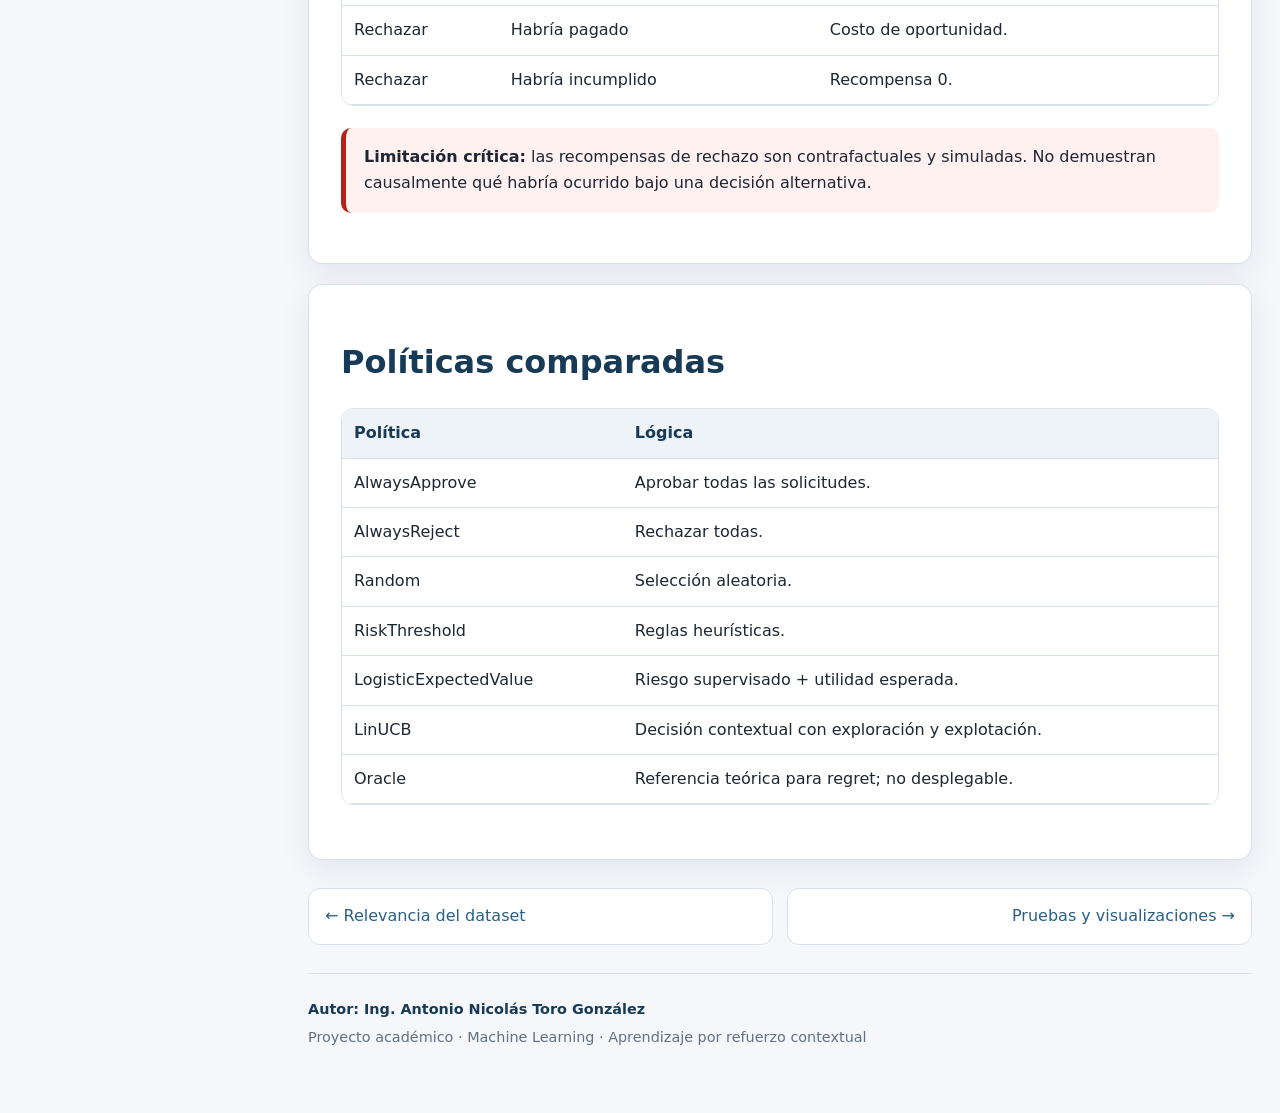
<file: pages/04-pipeline.html>
<!DOCTYPE html>
<html lang="es">
<head>
<meta charset="utf-8">
<meta name="viewport" content="width=device-width, initial-scale=1">
<meta name="description" content="Arquitectura del pipeline · RL contextual con LinUCB">
<title>Arquitectura del pipeline · RL contextual con LinUCB</title>
<link rel="stylesheet" href="../assets/styles.css">
</head>
<body>
<div class="site-shell">

    <aside class="sidebar" data-sidebar>
      <span class="brand">Aprendizaje por refuerzo contextual</span>
      <div class="brand-subtitle">Infografía metodológica de estudio</div>
      <div class="nav-title">Ruta de aprendizaje</div>
      <ul class="nav-list"><li><a class="" href="../index.html">Inicio</a></li><li><a class="" href="01-marco-teorico.html">1. Marco teórico</a></li><li><a class="" href="02-tecnologias.html">2. Tecnologías aplicadas</a></li><li><a class="" href="03-dataset.html">3. Relevancia del dataset</a></li><li><a class="active" href="04-pipeline.html">4. Arquitectura del pipeline</a></li><li><a class="" href="05-pruebas-visualizaciones.html">5. Pruebas y visualizaciones</a></li><li><a class="" href="06-resultados.html">6. Análisis de resultados</a></li><li><a class="" href="07-conclusiones.html">7. Conclusiones y reflexión</a></li><li><a class="" href="08-referencias.html">8. Referencias y recursos</a></li></ul>
      <div class="sidebar-footer">Proyecto académico con LinUCB aplicado a decisiones crediticias simuladas.</div>
    </aside>
    
<main class="main">
<div class="topbar"><strong>RL contextual · LinUCB</strong><button class="menu-button" type="button" data-menu-button aria-expanded="false">Menú</button></div>
<div class="content-wrap">
<div class="breadcrumbs"><a href="../index.html">Inicio</a> / 4. Arquitectura del pipeline</div>

<section class="hero"><div class="eyebrow">Capítulo 4</div><h1>Arquitectura de Diseño del Pipeline</h1><p>Del dato bruto a la evaluación reproducible de políticas.</p></section>
<section class="section-card">
<h2>Pipeline completo</h2>
<div class="flow">
<div class="flow-step">Configuración</div><div class="flow-arrow">→</div>
<div class="flow-step">Carga</div><div class="flow-arrow">→</div>
<div class="flow-step">Validación</div><div class="flow-arrow">→</div>
<div class="flow-step">Limpieza</div><div class="flow-arrow">→</div>
<div class="flow-step">Partición</div><div class="flow-arrow">→</div>
<div class="flow-step">Contexto</div><div class="flow-arrow">→</div>
<div class="flow-step">Preprocesamiento</div><div class="flow-arrow">→</div>
<div class="flow-step">Recompensa</div><div class="flow-arrow">→</div>
<div class="flow-step">Baselines</div><div class="flow-arrow">→</div>
<div class="flow-step">LinUCB</div><div class="flow-arrow">→</div>
<div class="flow-step">Alpha</div><div class="flow-arrow">→</div>
<div class="flow-step">Evaluación</div><div class="flow-arrow">→</div>
<div class="flow-step">Regret</div><div class="flow-arrow">→</div>
<div class="flow-step">Sensibilidad</div><div class="flow-arrow">→</div>
<div class="flow-step">Visualización</div><div class="flow-arrow">→</div>
<div class="flow-step">Reporte</div>
</div>
</section>
<section class="section-card">
<h2>Arquitectura modular</h2>
<pre><code>src/
├── config.py
├── dataset.py
├── preprocessing.py
├── rewards.py
├── environment.py
├── agents.py
├── baselines.py
├── evaluation.py
├── visualization.py
├── reporting.py
└── main.py</code></pre>
<div class="table-wrap"><table><thead><tr><th>Módulo</th><th>Responsabilidad</th></tr></thead><tbody>
<tr><td>config.py</td><td>Configuración experimental.</td></tr>
<tr><td>dataset.py</td><td>Carga, validación y limpieza.</td></tr>
<tr><td>preprocessing.py</td><td>División y transformación.</td></tr>
<tr><td>rewards.py</td><td>Función de recompensa.</td></tr>
<tr><td>environment.py</td><td>Entorno contextual de un paso.</td></tr>
<tr><td>agents.py</td><td>Agente LinUCB.</td></tr>
<tr><td>baselines.py</td><td>Políticas comparativas.</td></tr>
<tr><td>evaluation.py</td><td>Métricas y regret.</td></tr>
<tr><td>visualization.py</td><td>Gráficas.</td></tr>
<tr><td>reporting.py</td><td>Exportación.</td></tr>
<tr><td>main.py</td><td>Orquestación del pipeline.</td></tr>
</tbody></table></div>
</section>
<section class="section-card">
<h2>Diseño experimental</h2>
<div class="grid three">
<div class="metric"><div class="label">Train</div><div class="value">70 %</div></div>
<div class="metric"><div class="label">Validation</div><div class="value">15 %</div></div>
<div class="metric"><div class="label">Test</div><div class="value">15 %</div></div>
</div>
<p>La partición es estratificada por <code>loan_status</code> y utiliza <code>random_state = 42</code>.</p>
<h3>Prevención de fuga de información</h3>
<pre><code>FIT
→ train

TRANSFORM
→ train
→ validation
→ test</code></pre>
</section>
<section class="section-card">
<h2>Preprocesamiento</h2>
<div class="grid two">
<div class="metric"><div class="label">Variables numéricas</div><div class="value">Mediana + StandardScaler</div></div>
<div class="metric"><div class="label">Variables categóricas</div><div class="value">Moda + OneHotEncoder</div></div>
</div>
</section>
<section class="section-card">
<h2>Diseño de la recompensa</h2>
<div class="grid three">
<div class="metric"><div class="label">Funding cost</div><div class="value">0.04</div></div>
<div class="metric"><div class="label">LGD</div><div class="value">0.60</div></div>
<div class="metric"><div class="label">Opportunity cost</div><div class="value">0.01</div></div>
</div>
<div class="table-wrap"><table><thead><tr><th>Acción</th><th>Resultado histórico</th><th>Consecuencia simulada</th></tr></thead><tbody>
<tr><td>Aprobar</td><td>No default</td><td>Beneficio financiero.</td></tr>
<tr><td>Aprobar</td><td>Default</td><td>Pérdida por incumplimiento.</td></tr>
<tr><td>Rechazar</td><td>Habría pagado</td><td>Costo de oportunidad.</td></tr>
<tr><td>Rechazar</td><td>Habría incumplido</td><td>Recompensa 0.</td></tr>
</tbody></table></div>
<div class="callout danger"><strong>Limitación crítica:</strong> las recompensas de rechazo son contrafactuales y simuladas. No demuestran causalmente qué habría ocurrido bajo una decisión alternativa.</div>
</section>
<section class="section-card">
<h2>Políticas comparadas</h2>
<div class="table-wrap"><table><thead><tr><th>Política</th><th>Lógica</th></tr></thead><tbody>
<tr><td>AlwaysApprove</td><td>Aprobar todas las solicitudes.</td></tr>
<tr><td>AlwaysReject</td><td>Rechazar todas.</td></tr>
<tr><td>Random</td><td>Selección aleatoria.</td></tr>
<tr><td>RiskThreshold</td><td>Reglas heurísticas.</td></tr>
<tr><td>LogisticExpectedValue</td><td>Riesgo supervisado + utilidad esperada.</td></tr>
<tr><td>LinUCB</td><td>Decisión contextual con exploración y explotación.</td></tr>
<tr><td>Oracle</td><td>Referencia teórica para regret; no desplegable.</td></tr>
</tbody></table></div>
</section>

<nav class="page-nav" aria-label="Navegación entre capítulos"><a href="03-dataset.html">← Relevancia del dataset</a><a href="05-pruebas-visualizaciones.html">Pruebas y visualizaciones →</a></nav>
<div class="footer"><span class="footer-author">Autor: Ing. Antonio Nicolás Toro González</span>Proyecto académico · Machine Learning · Aprendizaje por refuerzo contextual</div>
</div>
</main>
</div>
<script src="../assets/app.js"></script>
</body>
</html>
</file>
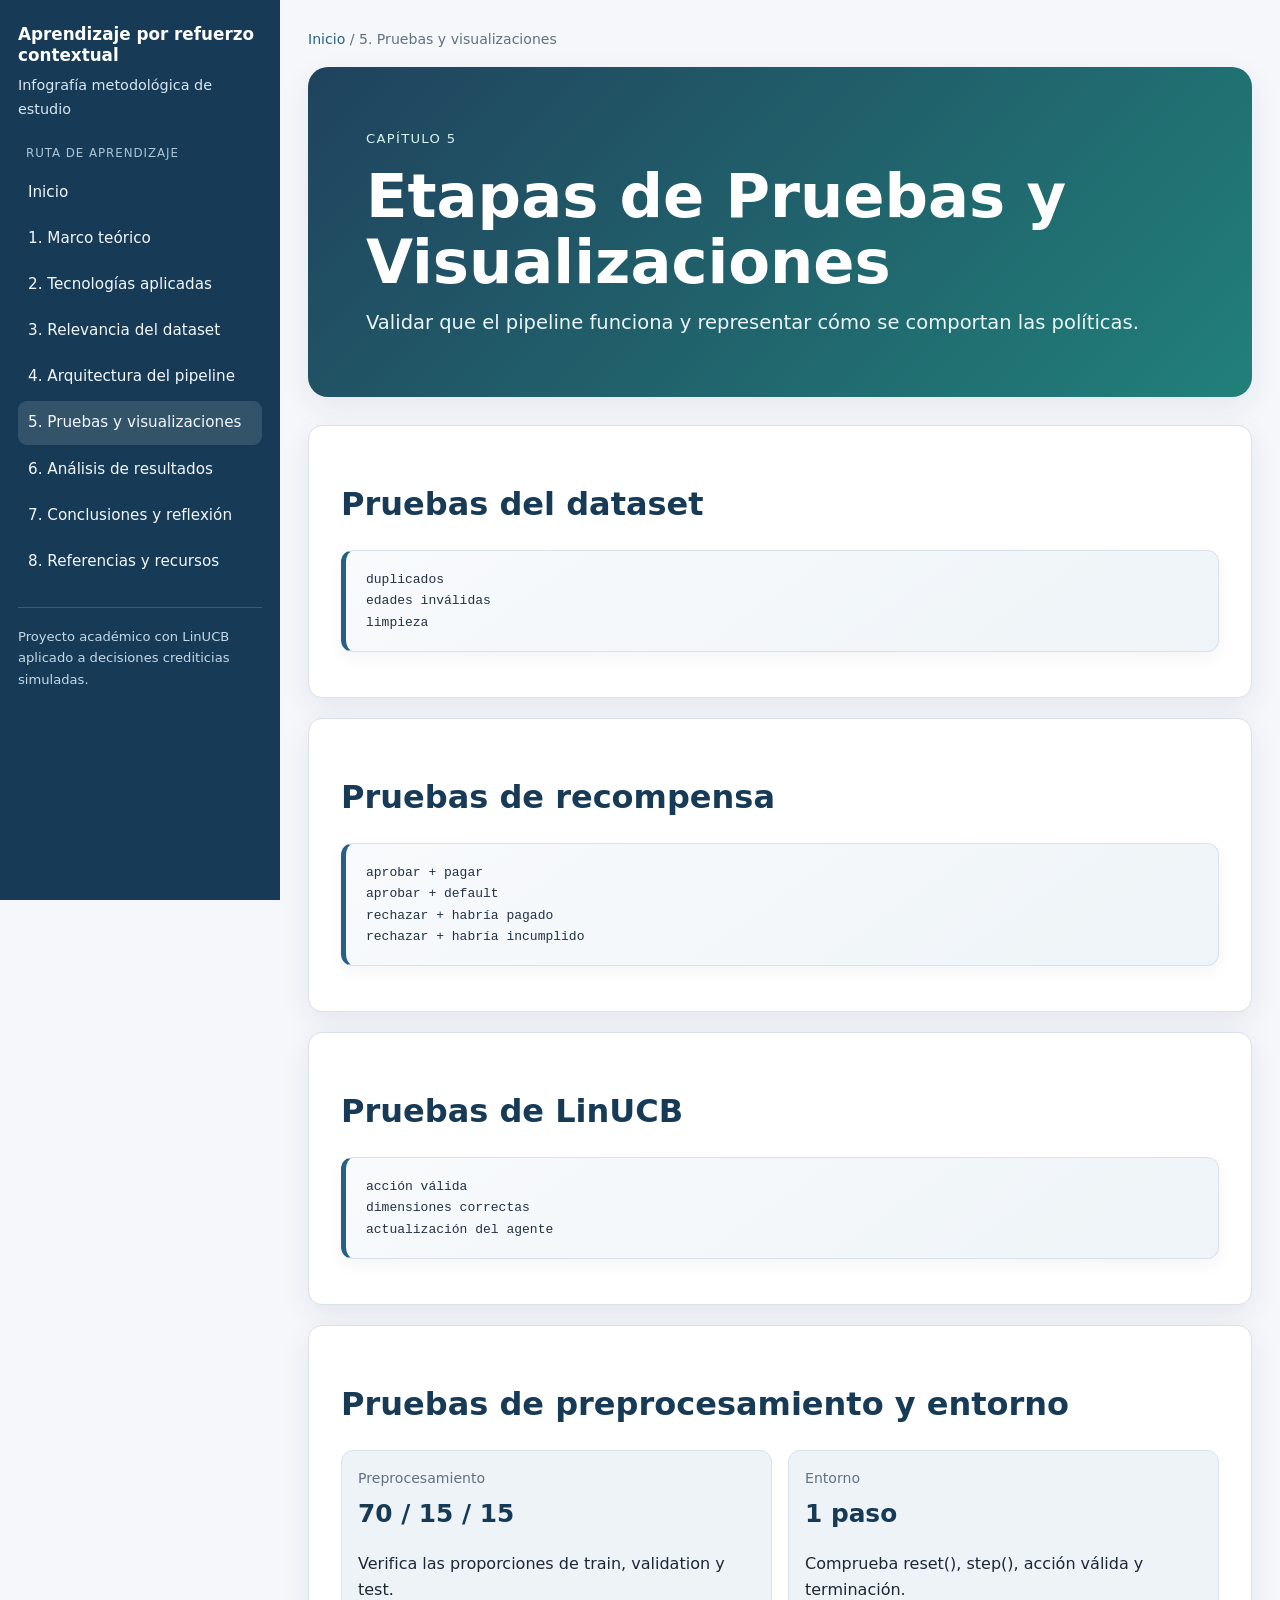
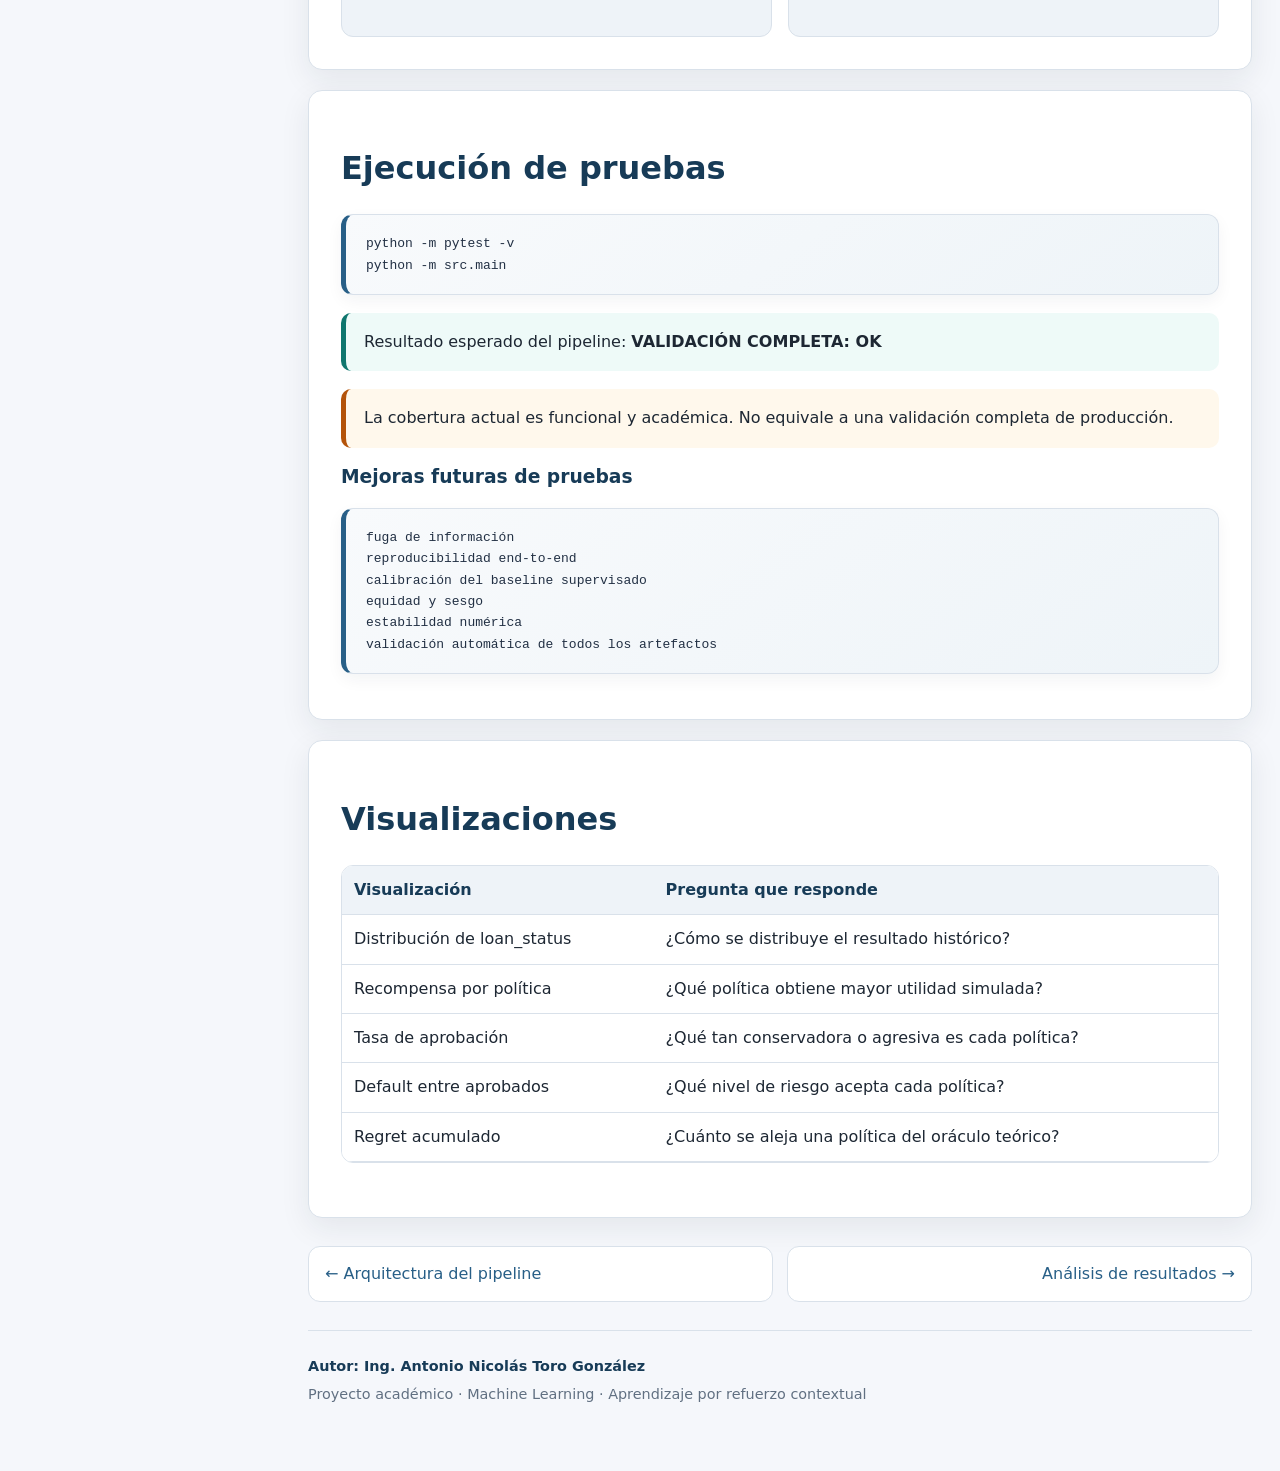
<file: pages/05-pruebas-visualizaciones.html>
<!DOCTYPE html>
<html lang="es">
<head>
<meta charset="utf-8">
<meta name="viewport" content="width=device-width, initial-scale=1">
<meta name="description" content="Pruebas y visualizaciones · RL contextual con LinUCB">
<title>Pruebas y visualizaciones · RL contextual con LinUCB</title>
<link rel="stylesheet" href="../assets/styles.css">
</head>
<body>
<div class="site-shell">

    <aside class="sidebar" data-sidebar>
      <span class="brand">Aprendizaje por refuerzo contextual</span>
      <div class="brand-subtitle">Infografía metodológica de estudio</div>
      <div class="nav-title">Ruta de aprendizaje</div>
      <ul class="nav-list"><li><a class="" href="../index.html">Inicio</a></li><li><a class="" href="01-marco-teorico.html">1. Marco teórico</a></li><li><a class="" href="02-tecnologias.html">2. Tecnologías aplicadas</a></li><li><a class="" href="03-dataset.html">3. Relevancia del dataset</a></li><li><a class="" href="04-pipeline.html">4. Arquitectura del pipeline</a></li><li><a class="active" href="05-pruebas-visualizaciones.html">5. Pruebas y visualizaciones</a></li><li><a class="" href="06-resultados.html">6. Análisis de resultados</a></li><li><a class="" href="07-conclusiones.html">7. Conclusiones y reflexión</a></li><li><a class="" href="08-referencias.html">8. Referencias y recursos</a></li></ul>
      <div class="sidebar-footer">Proyecto académico con LinUCB aplicado a decisiones crediticias simuladas.</div>
    </aside>
    
<main class="main">
<div class="topbar"><strong>RL contextual · LinUCB</strong><button class="menu-button" type="button" data-menu-button aria-expanded="false">Menú</button></div>
<div class="content-wrap">
<div class="breadcrumbs"><a href="../index.html">Inicio</a> / 5. Pruebas y visualizaciones</div>

<section class="hero"><div class="eyebrow">Capítulo 5</div><h1>Etapas de Pruebas y Visualizaciones</h1><p>Validar que el pipeline funciona y representar cómo se comportan las políticas.</p></section>
<section class="section-card"><h2>Pruebas del dataset</h2><pre><code>duplicados
edades inválidas
limpieza</code></pre></section>
<section class="section-card"><h2>Pruebas de recompensa</h2><pre><code>aprobar + pagar
aprobar + default
rechazar + habría pagado
rechazar + habría incumplido</code></pre></section>
<section class="section-card"><h2>Pruebas de LinUCB</h2><pre><code>acción válida
dimensiones correctas
actualización del agente</code></pre></section>
<section class="section-card">
<h2>Pruebas de preprocesamiento y entorno</h2>
<div class="grid two">
<div class="metric"><div class="label">Preprocesamiento</div><div class="value">70 / 15 / 15</div><p>Verifica las proporciones de train, validation y test.</p></div>
<div class="metric"><div class="label">Entorno</div><div class="value">1 paso</div><p>Comprueba reset(), step(), acción válida y terminación.</p></div>
</div>
</section>
<section class="section-card">
<h2>Ejecución de pruebas</h2>
<pre><code>python -m pytest -v
python -m src.main</code></pre>
<div class="callout">Resultado esperado del pipeline: <strong>VALIDACIÓN COMPLETA: OK</strong></div>
<div class="callout warning">La cobertura actual es funcional y académica. No equivale a una validación completa de producción.</div>
<h3>Mejoras futuras de pruebas</h3>
<pre><code>fuga de información
reproducibilidad end-to-end
calibración del baseline supervisado
equidad y sesgo
estabilidad numérica
validación automática de todos los artefactos</code></pre>
</section>
<section class="section-card">
<h2>Visualizaciones</h2>
<div class="table-wrap"><table><thead><tr><th>Visualización</th><th>Pregunta que responde</th></tr></thead><tbody>
<tr><td>Distribución de loan_status</td><td>¿Cómo se distribuye el resultado histórico?</td></tr>
<tr><td>Recompensa por política</td><td>¿Qué política obtiene mayor utilidad simulada?</td></tr>
<tr><td>Tasa de aprobación</td><td>¿Qué tan conservadora o agresiva es cada política?</td></tr>
<tr><td>Default entre aprobados</td><td>¿Qué nivel de riesgo acepta cada política?</td></tr>
<tr><td>Regret acumulado</td><td>¿Cuánto se aleja una política del oráculo teórico?</td></tr>
</tbody></table></div>
</section>

<nav class="page-nav" aria-label="Navegación entre capítulos"><a href="04-pipeline.html">← Arquitectura del pipeline</a><a href="06-resultados.html">Análisis de resultados →</a></nav>
<div class="footer"><span class="footer-author">Autor: Ing. Antonio Nicolás Toro González</span>Proyecto académico · Machine Learning · Aprendizaje por refuerzo contextual</div>
</div>
</main>
</div>
<script src="../assets/app.js"></script>
</body>
</html>
</file>
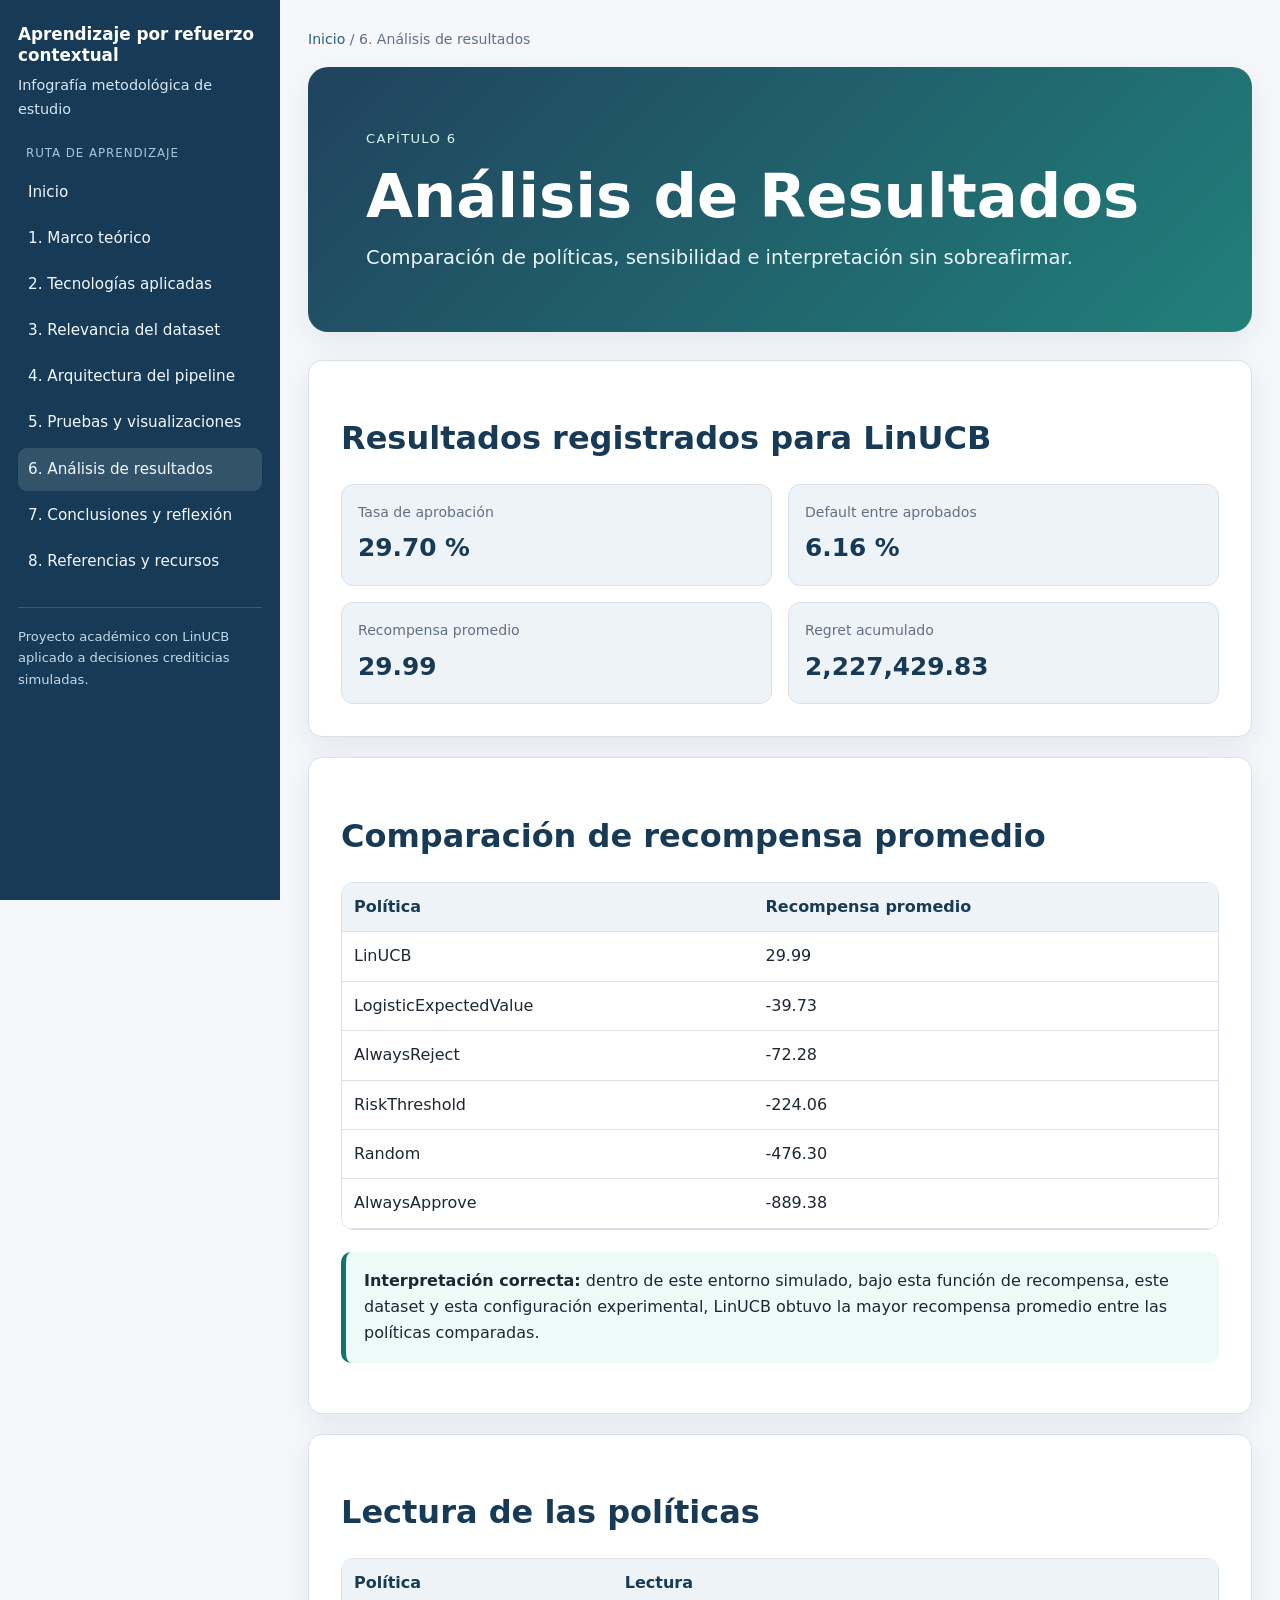
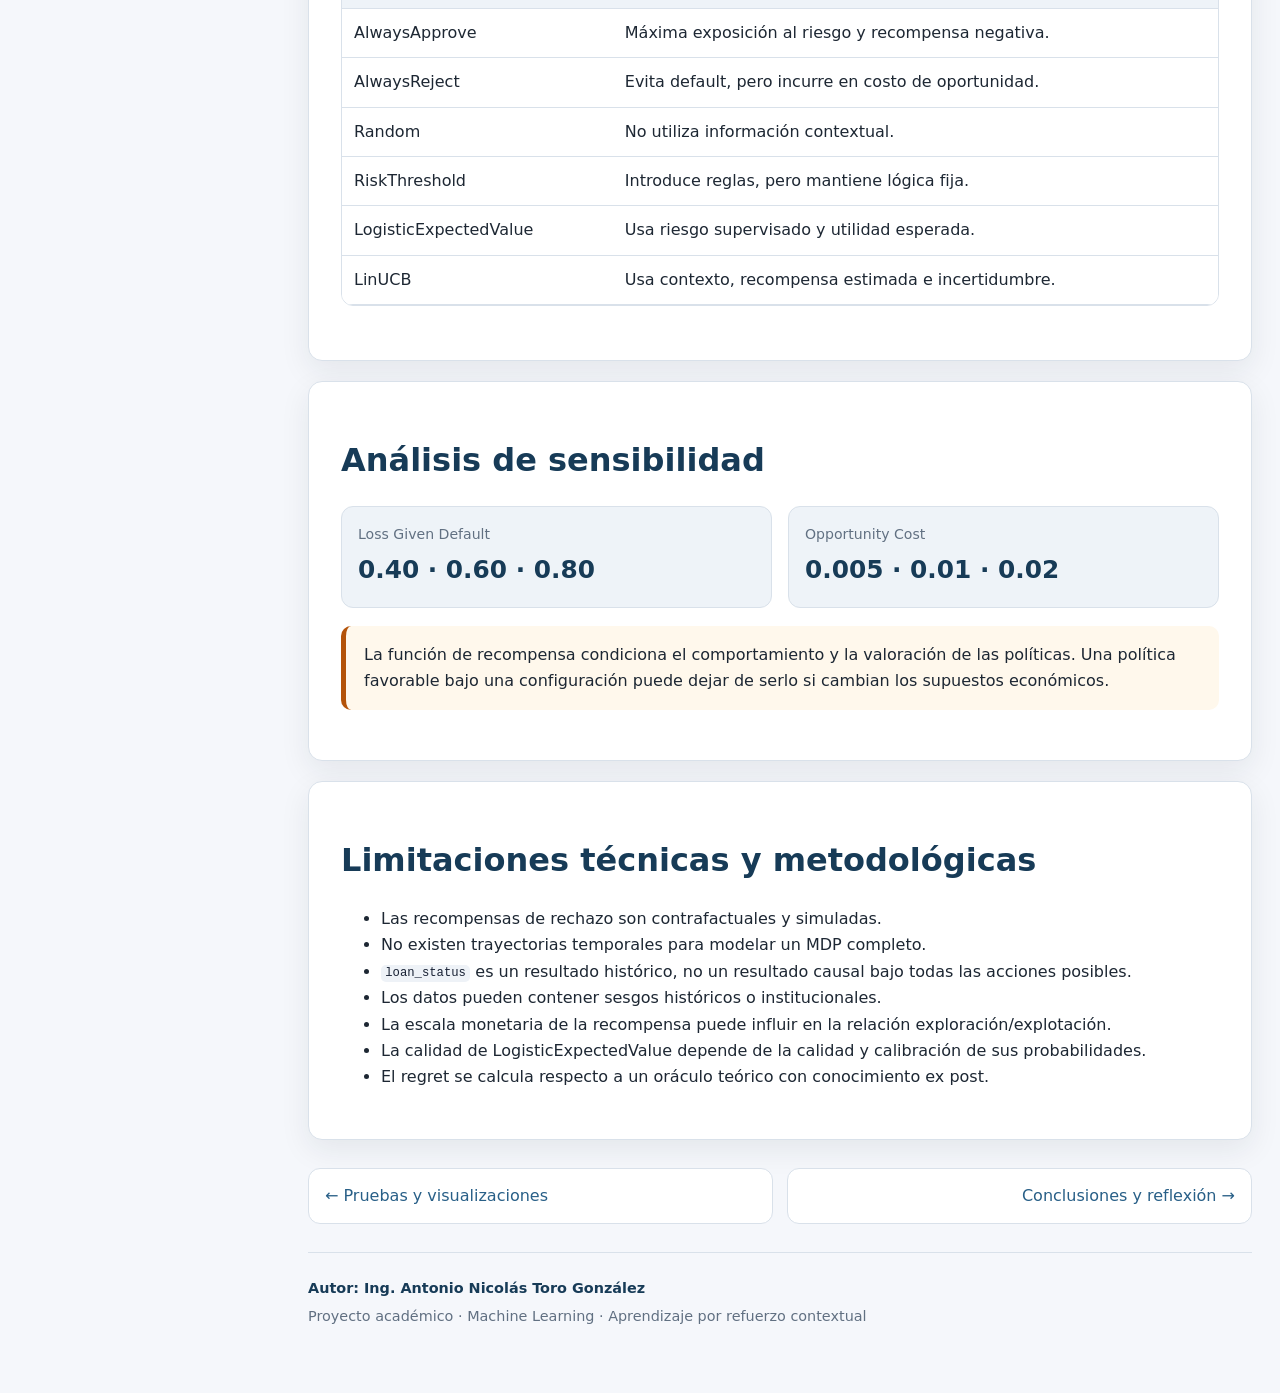
<file: pages/06-resultados.html>
<!DOCTYPE html>
<html lang="es">
<head>
<meta charset="utf-8">
<meta name="viewport" content="width=device-width, initial-scale=1">
<meta name="description" content="Análisis de resultados · RL contextual con LinUCB">
<title>Análisis de resultados · RL contextual con LinUCB</title>
<link rel="stylesheet" href="../assets/styles.css">
</head>
<body>
<div class="site-shell">

    <aside class="sidebar" data-sidebar>
      <span class="brand">Aprendizaje por refuerzo contextual</span>
      <div class="brand-subtitle">Infografía metodológica de estudio</div>
      <div class="nav-title">Ruta de aprendizaje</div>
      <ul class="nav-list"><li><a class="" href="../index.html">Inicio</a></li><li><a class="" href="01-marco-teorico.html">1. Marco teórico</a></li><li><a class="" href="02-tecnologias.html">2. Tecnologías aplicadas</a></li><li><a class="" href="03-dataset.html">3. Relevancia del dataset</a></li><li><a class="" href="04-pipeline.html">4. Arquitectura del pipeline</a></li><li><a class="" href="05-pruebas-visualizaciones.html">5. Pruebas y visualizaciones</a></li><li><a class="active" href="06-resultados.html">6. Análisis de resultados</a></li><li><a class="" href="07-conclusiones.html">7. Conclusiones y reflexión</a></li><li><a class="" href="08-referencias.html">8. Referencias y recursos</a></li></ul>
      <div class="sidebar-footer">Proyecto académico con LinUCB aplicado a decisiones crediticias simuladas.</div>
    </aside>
    
<main class="main">
<div class="topbar"><strong>RL contextual · LinUCB</strong><button class="menu-button" type="button" data-menu-button aria-expanded="false">Menú</button></div>
<div class="content-wrap">
<div class="breadcrumbs"><a href="../index.html">Inicio</a> / 6. Análisis de resultados</div>

<section class="hero"><div class="eyebrow">Capítulo 6</div><h1>Análisis de Resultados</h1><p>Comparación de políticas, sensibilidad e interpretación sin sobreafirmar.</p></section>
<section class="section-card">
<h2>Resultados registrados para LinUCB</h2>
<div class="grid two">
<div class="metric"><div class="label">Tasa de aprobación</div><div class="value">29.70 %</div></div>
<div class="metric"><div class="label">Default entre aprobados</div><div class="value">6.16 %</div></div>
<div class="metric"><div class="label">Recompensa promedio</div><div class="value">29.99</div></div>
<div class="metric"><div class="label">Regret acumulado</div><div class="value">2,227,429.83</div></div>
</div>
</section>
<section class="section-card">
<h2>Comparación de recompensa promedio</h2>
<div class="table-wrap"><table><thead><tr><th>Política</th><th>Recompensa promedio</th></tr></thead><tbody>
<tr><td>LinUCB</td><td>29.99</td></tr>
<tr><td>LogisticExpectedValue</td><td>-39.73</td></tr>
<tr><td>AlwaysReject</td><td>-72.28</td></tr>
<tr><td>RiskThreshold</td><td>-224.06</td></tr>
<tr><td>Random</td><td>-476.30</td></tr>
<tr><td>AlwaysApprove</td><td>-889.38</td></tr>
</tbody></table></div>
<div class="callout"><strong>Interpretación correcta:</strong> dentro de este entorno simulado, bajo esta función de recompensa, este dataset y esta configuración experimental, LinUCB obtuvo la mayor recompensa promedio entre las políticas comparadas.</div>
</section>
<section class="section-card">
<h2>Lectura de las políticas</h2>
<div class="table-wrap"><table><thead><tr><th>Política</th><th>Lectura</th></tr></thead><tbody>
<tr><td>AlwaysApprove</td><td>Máxima exposición al riesgo y recompensa negativa.</td></tr>
<tr><td>AlwaysReject</td><td>Evita default, pero incurre en costo de oportunidad.</td></tr>
<tr><td>Random</td><td>No utiliza información contextual.</td></tr>
<tr><td>RiskThreshold</td><td>Introduce reglas, pero mantiene lógica fija.</td></tr>
<tr><td>LogisticExpectedValue</td><td>Usa riesgo supervisado y utilidad esperada.</td></tr>
<tr><td>LinUCB</td><td>Usa contexto, recompensa estimada e incertidumbre.</td></tr>
</tbody></table></div>
</section>
<section class="section-card">
<h2>Análisis de sensibilidad</h2>
<div class="grid two">
<div class="metric"><div class="label">Loss Given Default</div><div class="value">0.40 · 0.60 · 0.80</div></div>
<div class="metric"><div class="label">Opportunity Cost</div><div class="value">0.005 · 0.01 · 0.02</div></div>
</div>
<div class="callout warning">La función de recompensa condiciona el comportamiento y la valoración de las políticas. Una política favorable bajo una configuración puede dejar de serlo si cambian los supuestos económicos.</div>
</section>
<section class="section-card">
<h2>Limitaciones técnicas y metodológicas</h2>
<ul>
<li>Las recompensas de rechazo son contrafactuales y simuladas.</li>
<li>No existen trayectorias temporales para modelar un MDP completo.</li>
<li><code>loan_status</code> es un resultado histórico, no un resultado causal bajo todas las acciones posibles.</li>
<li>Los datos pueden contener sesgos históricos o institucionales.</li>
<li>La escala monetaria de la recompensa puede influir en la relación exploración/explotación.</li>
<li>La calidad de LogisticExpectedValue depende de la calidad y calibración de sus probabilidades.</li>
<li>El regret se calcula respecto a un oráculo teórico con conocimiento ex post.</li>
</ul>
</section>

<nav class="page-nav" aria-label="Navegación entre capítulos"><a href="05-pruebas-visualizaciones.html">← Pruebas y visualizaciones</a><a href="07-conclusiones.html">Conclusiones y reflexión →</a></nav>
<div class="footer"><span class="footer-author">Autor: Ing. Antonio Nicolás Toro González</span>Proyecto académico · Machine Learning · Aprendizaje por refuerzo contextual</div>
</div>
</main>
</div>
<script src="../assets/app.js"></script>
</body>
</html>
</file>
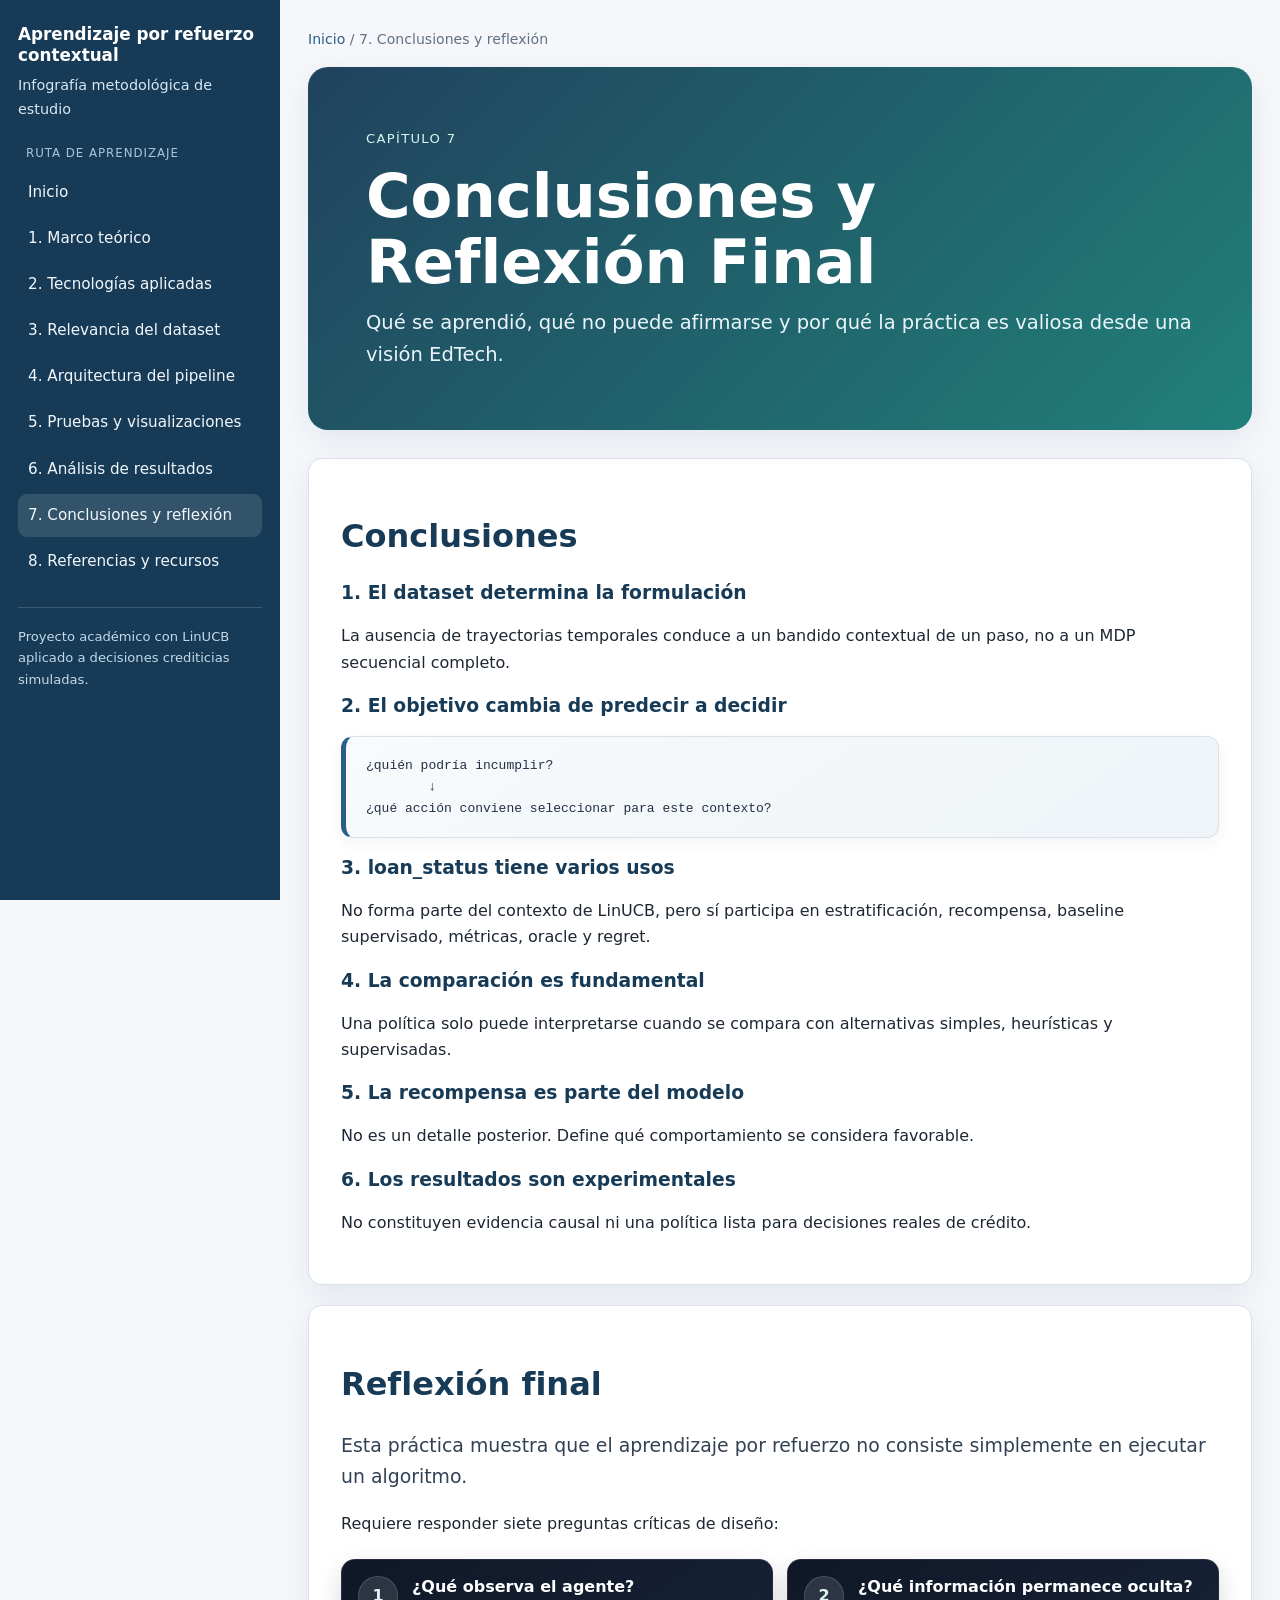
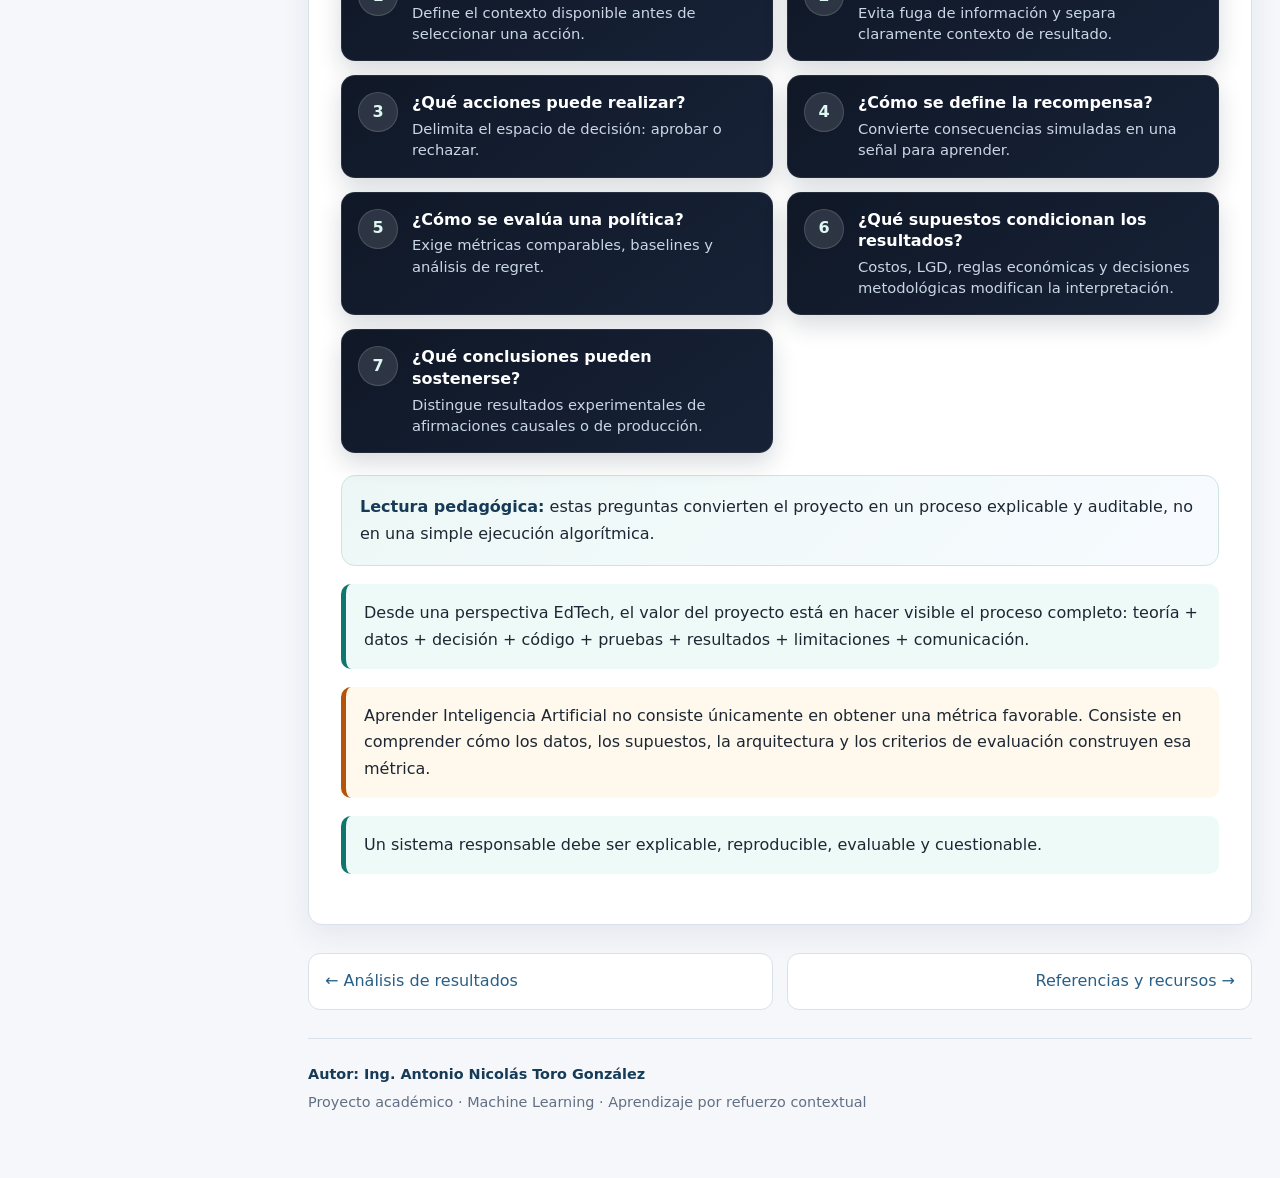
<file: pages/07-conclusiones.html>
<!DOCTYPE html>
<html lang="es">
<head>
<meta charset="utf-8">
<meta name="viewport" content="width=device-width, initial-scale=1">
<meta name="description" content="Conclusiones y reflexión · RL contextual con LinUCB">
<title>Conclusiones y reflexión · RL contextual con LinUCB</title>
<link rel="stylesheet" href="../assets/styles.css">
</head>
<body>
<div class="site-shell">

    <aside class="sidebar" data-sidebar>
      <span class="brand">Aprendizaje por refuerzo contextual</span>
      <div class="brand-subtitle">Infografía metodológica de estudio</div>
      <div class="nav-title">Ruta de aprendizaje</div>
      <ul class="nav-list"><li><a class="" href="../index.html">Inicio</a></li><li><a class="" href="01-marco-teorico.html">1. Marco teórico</a></li><li><a class="" href="02-tecnologias.html">2. Tecnologías aplicadas</a></li><li><a class="" href="03-dataset.html">3. Relevancia del dataset</a></li><li><a class="" href="04-pipeline.html">4. Arquitectura del pipeline</a></li><li><a class="" href="05-pruebas-visualizaciones.html">5. Pruebas y visualizaciones</a></li><li><a class="" href="06-resultados.html">6. Análisis de resultados</a></li><li><a class="active" href="07-conclusiones.html">7. Conclusiones y reflexión</a></li><li><a class="" href="08-referencias.html">8. Referencias y recursos</a></li></ul>
      <div class="sidebar-footer">Proyecto académico con LinUCB aplicado a decisiones crediticias simuladas.</div>
    </aside>
    
<main class="main">
<div class="topbar"><strong>RL contextual · LinUCB</strong><button class="menu-button" type="button" data-menu-button aria-expanded="false">Menú</button></div>
<div class="content-wrap">
<div class="breadcrumbs"><a href="../index.html">Inicio</a> / 7. Conclusiones y reflexión</div>

<section class="hero"><div class="eyebrow">Capítulo 7</div><h1>Conclusiones y Reflexión Final</h1><p>Qué se aprendió, qué no puede afirmarse y por qué la práctica es valiosa desde una visión EdTech.</p></section>
<section class="section-card">
<h2>Conclusiones</h2>
<h3>1. El dataset determina la formulación</h3><p>La ausencia de trayectorias temporales conduce a un bandido contextual de un paso, no a un MDP secuencial completo.</p>
<h3>2. El objetivo cambia de predecir a decidir</h3><pre><code>¿quién podría incumplir?
        ↓
¿qué acción conviene seleccionar para este contexto?</code></pre>
<h3>3. loan_status tiene varios usos</h3><p>No forma parte del contexto de LinUCB, pero sí participa en estratificación, recompensa, baseline supervisado, métricas, oracle y regret.</p>
<h3>4. La comparación es fundamental</h3><p>Una política solo puede interpretarse cuando se compara con alternativas simples, heurísticas y supervisadas.</p>
<h3>5. La recompensa es parte del modelo</h3><p>No es un detalle posterior. Define qué comportamiento se considera favorable.</p>
<h3>6. Los resultados son experimentales</h3><p>No constituyen evidencia causal ni una política lista para decisiones reales de crédito.</p>
</section>
<section class="section-card">
<h2>Reflexión final</h2>
<p class="lead">Esta práctica muestra que el aprendizaje por refuerzo no consiste simplemente en ejecutar un algoritmo.</p>

<p>Requiere responder siete preguntas críticas de diseño:</p>

<div class="reflection-map" aria-label="Preguntas críticas para diseñar y evaluar el sistema">
  <article class="reflection-item" data-step="1">
    <div>
      <strong>¿Qué observa el agente?</strong>
      <span>Define el contexto disponible antes de seleccionar una acción.</span>
    </div>
  </article>

  <article class="reflection-item" data-step="2">
    <div>
      <strong>¿Qué información permanece oculta?</strong>
      <span>Evita fuga de información y separa claramente contexto de resultado.</span>
    </div>
  </article>

  <article class="reflection-item" data-step="3">
    <div>
      <strong>¿Qué acciones puede realizar?</strong>
      <span>Delimita el espacio de decisión: aprobar o rechazar.</span>
    </div>
  </article>

  <article class="reflection-item" data-step="4">
    <div>
      <strong>¿Cómo se define la recompensa?</strong>
      <span>Convierte consecuencias simuladas en una señal para aprender.</span>
    </div>
  </article>

  <article class="reflection-item" data-step="5">
    <div>
      <strong>¿Cómo se evalúa una política?</strong>
      <span>Exige métricas comparables, baselines y análisis de regret.</span>
    </div>
  </article>

  <article class="reflection-item" data-step="6">
    <div>
      <strong>¿Qué supuestos condicionan los resultados?</strong>
      <span>Costos, LGD, reglas económicas y decisiones metodológicas modifican la interpretación.</span>
    </div>
  </article>

  <article class="reflection-item" data-step="7">
    <div>
      <strong>¿Qué conclusiones pueden sostenerse?</strong>
      <span>Distingue resultados experimentales de afirmaciones causales o de producción.</span>
    </div>
  </article>
</div>

<div class="reflection-summary">
  <strong>Lectura pedagógica:</strong>
  estas preguntas convierten el proyecto en un proceso explicable y auditable, no en una simple ejecución algorítmica.
</div>

<div class="callout">Desde una perspectiva EdTech, el valor del proyecto está en hacer visible el proceso completo: teoría + datos + decisión + código + pruebas + resultados + limitaciones + comunicación.</div>
<div class="callout warning">Aprender Inteligencia Artificial no consiste únicamente en obtener una métrica favorable. Consiste en comprender cómo los datos, los supuestos, la arquitectura y los criterios de evaluación construyen esa métrica.</div>
<div class="callout">Un sistema responsable debe ser explicable, reproducible, evaluable y cuestionable.</div>
</section>

<nav class="page-nav" aria-label="Navegación entre capítulos"><a href="06-resultados.html">← Análisis de resultados</a><a href="08-referencias.html">Referencias y recursos →</a></nav>
<div class="footer"><span class="footer-author">Autor: Ing. Antonio Nicolás Toro González</span>Proyecto académico · Machine Learning · Aprendizaje por refuerzo contextual</div>
</div>
</main>
</div>
<script src="../assets/app.js"></script>
</body>
</html>
</file>
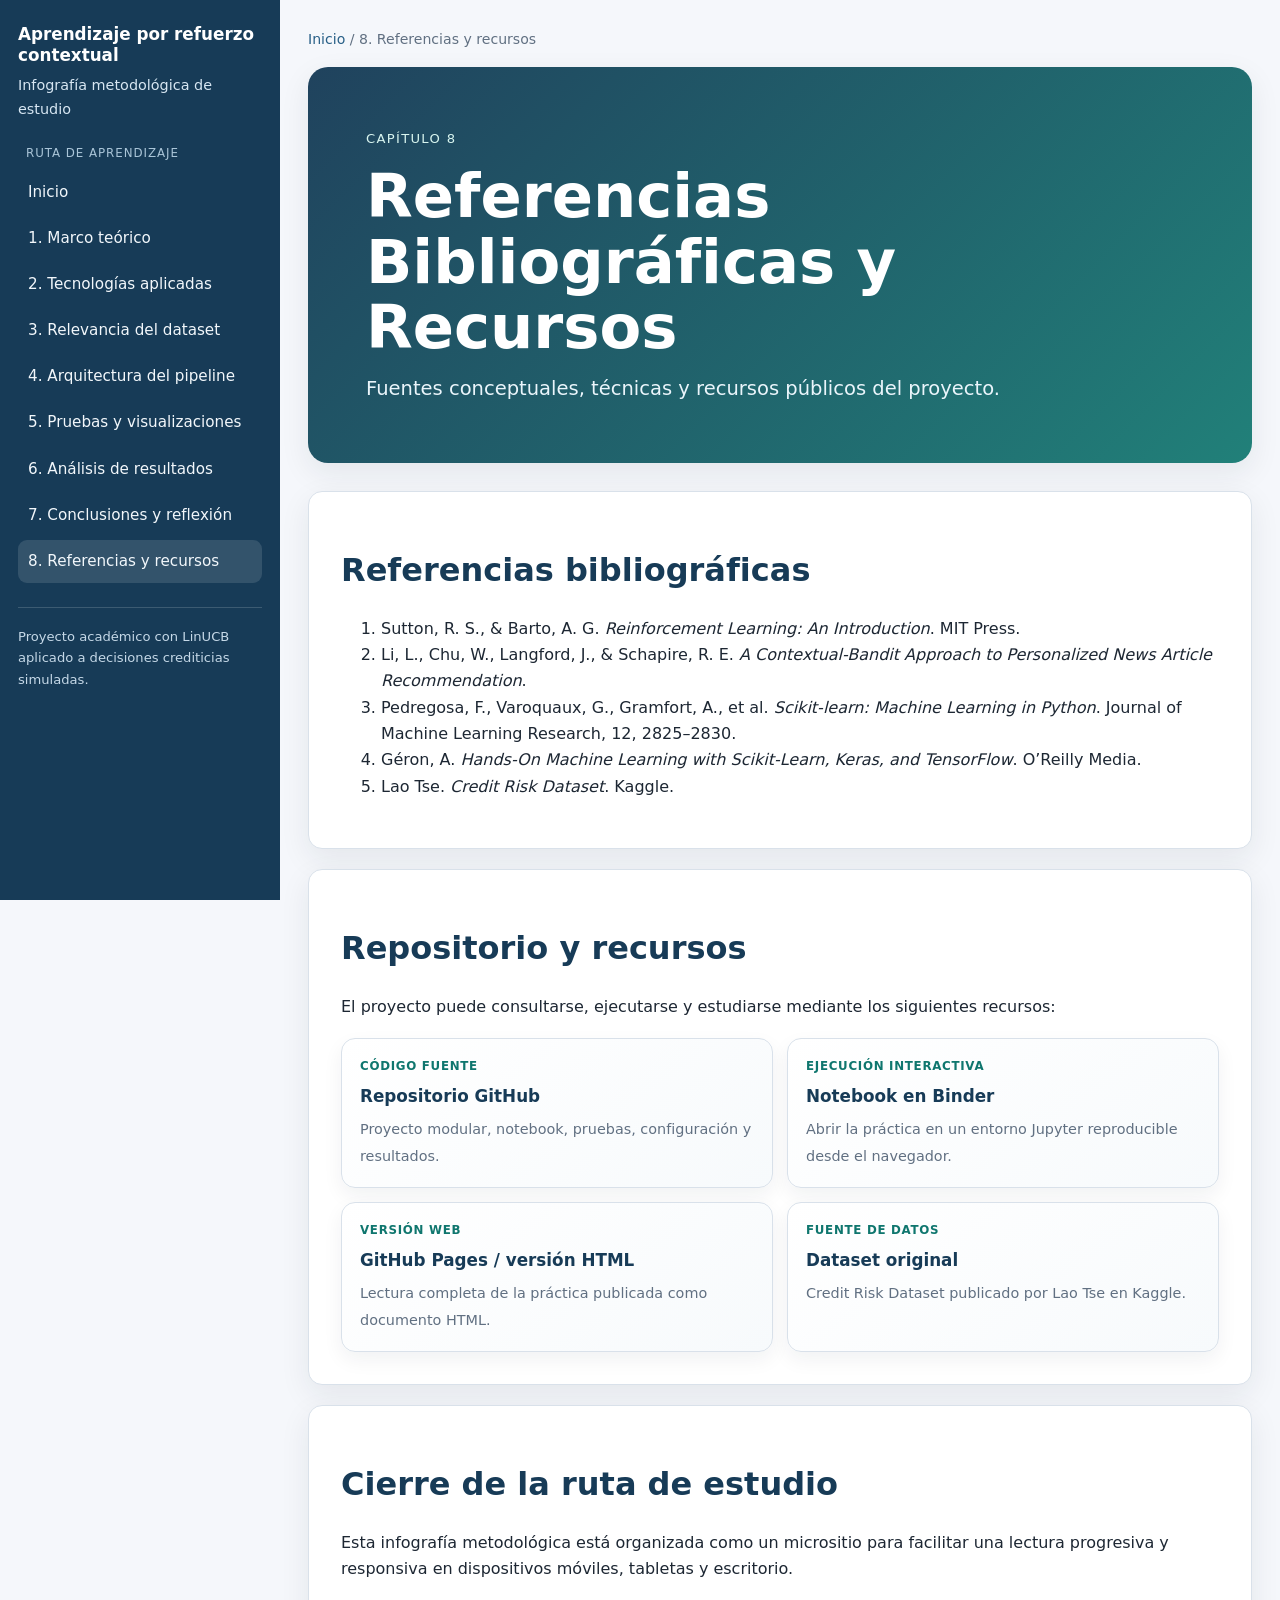
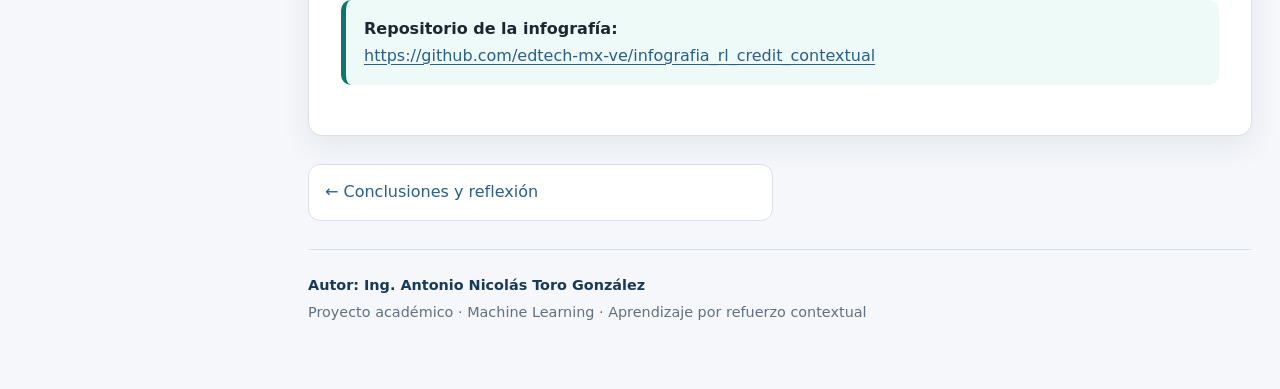
<file: pages/08-referencias.html>
<!DOCTYPE html>
<html lang="es">
<head>
<meta charset="utf-8">
<meta name="viewport" content="width=device-width, initial-scale=1">
<meta name="description" content="Referencias y recursos · RL contextual con LinUCB">
<title>Referencias y recursos · RL contextual con LinUCB</title>
<link rel="stylesheet" href="../assets/styles.css">
</head>
<body>
<div class="site-shell">

    <aside class="sidebar" data-sidebar>
      <span class="brand">Aprendizaje por refuerzo contextual</span>
      <div class="brand-subtitle">Infografía metodológica de estudio</div>
      <div class="nav-title">Ruta de aprendizaje</div>
      <ul class="nav-list"><li><a class="" href="../index.html">Inicio</a></li><li><a class="" href="01-marco-teorico.html">1. Marco teórico</a></li><li><a class="" href="02-tecnologias.html">2. Tecnologías aplicadas</a></li><li><a class="" href="03-dataset.html">3. Relevancia del dataset</a></li><li><a class="" href="04-pipeline.html">4. Arquitectura del pipeline</a></li><li><a class="" href="05-pruebas-visualizaciones.html">5. Pruebas y visualizaciones</a></li><li><a class="" href="06-resultados.html">6. Análisis de resultados</a></li><li><a class="" href="07-conclusiones.html">7. Conclusiones y reflexión</a></li><li><a class="active" href="08-referencias.html">8. Referencias y recursos</a></li></ul>
      <div class="sidebar-footer">Proyecto académico con LinUCB aplicado a decisiones crediticias simuladas.</div>
    </aside>
    
<main class="main">
<div class="topbar"><strong>RL contextual · LinUCB</strong><button class="menu-button" type="button" data-menu-button aria-expanded="false">Menú</button></div>
<div class="content-wrap">
<div class="breadcrumbs"><a href="../index.html">Inicio</a> / 8. Referencias y recursos</div>

<section class="hero"><div class="eyebrow">Capítulo 8</div><h1>Referencias Bibliográficas y Recursos</h1><p>Fuentes conceptuales, técnicas y recursos públicos del proyecto.</p></section>
<section class="section-card">
<h2>Referencias bibliográficas</h2>
<ol>
<li>Sutton, R. S., &amp; Barto, A. G. <em>Reinforcement Learning: An Introduction</em>. MIT Press.</li>
<li>Li, L., Chu, W., Langford, J., &amp; Schapire, R. E. <em>A Contextual-Bandit Approach to Personalized News Article Recommendation</em>.</li>
<li>Pedregosa, F., Varoquaux, G., Gramfort, A., et al. <em>Scikit-learn: Machine Learning in Python</em>. Journal of Machine Learning Research, 12, 2825–2830.</li>
<li>Géron, A. <em>Hands-On Machine Learning with Scikit-Learn, Keras, and TensorFlow</em>. O’Reilly Media.</li>
<li>Lao Tse. <em>Credit Risk Dataset</em>. Kaggle.</li>
</ol>
</section>

<section class="section-card">
  <h2>Repositorio y recursos</h2>
  <p>
    El proyecto puede consultarse, ejecutarse y estudiarse mediante los siguientes recursos:
  </p>

  <div class="resources-grid">
    <a class="resource-card"
       href="https://github.com/antoniot73/rl_credit_contextual_bandit"
       target="_blank" rel="noopener noreferrer">
      <span class="resource-kicker">Código fuente</span>
      <strong>Repositorio GitHub</strong>
      <span>Proyecto modular, notebook, pruebas, configuración y resultados.</span>
    </a>

    <a class="resource-card"
       href="https://mybinder.org/v2/gh/antoniot73/rl_credit_contextual_bandit/main?labpath=notebooks%2Fpractica_rl_credito_contextual.ipynb"
       target="_blank" rel="noopener noreferrer">
      <span class="resource-kicker">Ejecución interactiva</span>
      <strong>Notebook en Binder</strong>
      <span>Abrir la práctica en un entorno Jupyter reproducible desde el navegador.</span>
    </a>

    <a class="resource-card"
       href="https://antoniot73.github.io/rl_credit_contextual_bandit/notebooks/practica_rl_credito_contextual.html"
       target="_blank" rel="noopener noreferrer">
      <span class="resource-kicker">Versión web</span>
      <strong>GitHub Pages / versión HTML</strong>
      <span>Lectura completa de la práctica publicada como documento HTML.</span>
    </a>

    <a class="resource-card"
       href="https://www.kaggle.com/datasets/laotse/credit-risk-dataset"
       target="_blank" rel="noopener noreferrer">
      <span class="resource-kicker">Fuente de datos</span>
      <strong>Dataset original</strong>
      <span>Credit Risk Dataset publicado por Lao Tse en Kaggle.</span>
    </a>
  </div>
</section>


<section class="section-card">
  <h2>Cierre de la ruta de estudio</h2>
  <p>
    Esta infografía metodológica está organizada como un micrositio para facilitar
    una lectura progresiva y responsiva en dispositivos móviles, tabletas y escritorio.
  </p>

  <div class="callout">
    <strong>Repositorio de la infografía:</strong><br>
    <a href="https://github.com/edtech-mx-ve/infografia_rl_credit_contextual"
       target="_blank"
       rel="noopener noreferrer">
      https://github.com/edtech-mx-ve/infografia_rl_credit_contextual
    </a>
  </div>
</section>


<nav class="page-nav" aria-label="Navegación entre capítulos"><a href="07-conclusiones.html">← Conclusiones y reflexión</a><span></span></nav>
<div class="footer"><span class="footer-author">Autor: Ing. Antonio Nicolás Toro González</span>Proyecto académico · Machine Learning · Aprendizaje por refuerzo contextual</div>
</div>
</main>
</div>
<script src="../assets/app.js"></script>
</body>
</html>
</file>
<file: assets/styles.css>
:root{--bg:#f5f7fb;--surface:#fff;--soft:#eef3f8;--text:#1d2733;--muted:#617082;--border:#d9e1ea;--primary:#173b57;--primary2:#285f87;--accent:#0f766e;--warn:#b45309;--danger:#b42318;--shadow:0 10px 30px rgba(24,39,55,.08);--radius:14px;--max:1180px}
*{box-sizing:border-box}html{scroll-behavior:smooth;-webkit-text-size-adjust:100%}body{margin:0;background:var(--bg);color:var(--text);font-family:Inter,ui-sans-serif,system-ui,-apple-system,BlinkMacSystemFont,"Segoe UI",Roboto,Arial,sans-serif;line-height:1.65}a{color:var(--primary2);text-underline-offset:3px}.site-shell{min-height:100vh;display:grid;grid-template-columns:280px minmax(0,1fr)}.sidebar{position:sticky;top:0;height:100vh;overflow:auto;padding:24px 18px;background:var(--primary);color:#fff}.brand{display:block;font-weight:800;font-size:1.05rem;line-height:1.25;margin-bottom:8px}.brand-subtitle{color:#d7e6f2;font-size:.9rem;margin-bottom:22px}.nav-title{font-size:.74rem;text-transform:uppercase;letter-spacing:.08em;color:#aac5d8;margin:18px 8px 8px}.nav-list{list-style:none;padding:0;margin:0}.nav-list a{display:block;color:#f2f7fb;text-decoration:none;padding:9px 10px;border-radius:9px;margin:3px 0;font-size:.95rem}.nav-list a:hover,.nav-list a.active{background:rgba(255,255,255,.12)}.sidebar-footer{margin-top:24px;padding-top:18px;border-top:1px solid rgba(255,255,255,.16);font-size:.82rem;color:#c5d8e7}.main{min-width:0}.topbar{display:none;position:sticky;top:0;z-index:10;background:var(--primary);color:#fff;padding:12px 16px;align-items:center;justify-content:space-between;gap:12px}.menu-button{border:1px solid rgba(255,255,255,.3);background:transparent;color:#fff;border-radius:9px;padding:8px 11px;font-size:1rem}.content-wrap{width:min(100%,var(--max));margin:0 auto;padding:28px 28px 56px}.breadcrumbs{font-size:.88rem;color:var(--muted);margin-bottom:16px}.breadcrumbs a{text-decoration:none}.hero{background:linear-gradient(135deg,rgba(23,59,87,.96),rgba(15,118,110,.92));color:#fff;padding:clamp(28px,5vw,58px);border-radius:20px;box-shadow:var(--shadow);margin-bottom:28px}.hero h1{margin:0 0 12px;font-size:clamp(2rem,5vw,3.8rem);line-height:1.08}.hero p{margin:0;max-width:860px;font-size:clamp(1rem,2.2vw,1.22rem);color:#eaf5fb}.eyebrow{display:inline-block;margin-bottom:14px;font-size:.82rem;letter-spacing:.1em;text-transform:uppercase;color:#d8f5ef}.section-card{background:var(--surface);border:1px solid var(--border);border-radius:var(--radius);box-shadow:var(--shadow);padding:clamp(20px,3vw,32px);margin:20px 0}.section-card h1,.section-card h2,.section-card h3{color:var(--primary);line-height:1.2}.section-card h2{font-size:clamp(1.4rem,3vw,2rem)}.lead{font-size:clamp(1.02rem,2vw,1.18rem);color:#334155}.callout{border-left:5px solid var(--accent);background:#eefaf8;padding:16px 18px;border-radius:10px;margin:18px 0}.callout.warning{border-left-color:var(--warn);background:#fff8ec}.callout.danger{border-left-color:var(--danger);background:#fff1f0}.grid{display:grid;gap:16px}.grid.two{grid-template-columns:repeat(2,minmax(0,1fr))}.grid.three{grid-template-columns:repeat(3,minmax(0,1fr))}.metric{background:var(--soft);border:1px solid var(--border);border-radius:12px;padding:16px}.metric .label{color:var(--muted);font-size:.88rem}.metric .value{color:var(--primary);font-weight:800;font-size:1.55rem;margin-top:4px}.study-route{counter-reset:step;display:grid;gap:14px}.study-route a{display:grid;grid-template-columns:46px minmax(0,1fr);gap:14px;align-items:start;background:#fff;border:1px solid var(--border);border-radius:12px;padding:16px;text-decoration:none;color:inherit}.study-route a::before{counter-increment:step;content:counter(step);width:38px;height:38px;display:grid;place-items:center;background:var(--primary);color:#fff;border-radius:50%;font-weight:800}.flow{display:flex;flex-wrap:wrap;gap:8px;align-items:center;margin:18px 0}.flow-step{flex:1 1 130px;min-width:120px;padding:11px 12px;text-align:center;border:1px solid var(--border);border-radius:10px;background:var(--soft);font-weight:700}.flow-arrow{color:var(--muted);font-weight:800}.table-wrap{overflow-x:auto;-webkit-overflow-scrolling:touch;border:1px solid var(--border);border-radius:12px;margin:16px 0 22px}table{width:100%;border-collapse:collapse;min-width:680px;background:#fff}th,td{text-align:left;vertical-align:top;padding:11px 12px;border-bottom:1px solid var(--border)}th{background:var(--soft);color:var(--primary)}code{background:#eef2f7;color:#172033;padding:.12em .35em;border-radius:5px;font-size:.94em}pre{background:linear-gradient(145deg,#f8fafc,#eef4f8);color:#223044;padding:18px 20px;border:1px solid var(--border);border-left:5px solid var(--primary2);border-radius:12px;overflow-x:auto;line-height:1.65;box-shadow:0 6px 16px rgba(24,39,55,.05);}.equation{overflow-x:auto;padding:14px 16px;border:1px solid var(--border);background:#fbfdff;border-radius:10px;font-family:"Cambria Math",serif;font-size:clamp(1rem,2.5vw,1.28rem);text-align:center;white-space:nowrap;margin:16px 0}.page-nav{display:grid;grid-template-columns:1fr 1fr;gap:14px;margin-top:28px}.page-nav a{display:block;padding:14px 16px;border:1px solid var(--border);border-radius:12px;background:#fff;text-decoration:none}.page-nav a:last-child{text-align:right}.footer{color:var(--muted);font-size:.9rem;padding:24px 0 8px}.resource-list{list-style:none;padding:0}.resource-list li{margin:10px 0;overflow-wrap:anywhere}.badge{display:inline-block;font-size:.78rem;font-weight:700;border-radius:999px;padding:4px 9px;background:#e6f2f9;color:var(--primary);margin:2px 4px 2px 0}
@media(max-width:920px){.site-shell{grid-template-columns:1fr}.sidebar{position:fixed;inset:0 auto 0 0;width:min(86vw,320px);transform:translateX(-105%);transition:transform .22s ease;z-index:30;box-shadow:20px 0 60px rgba(0,0,0,.25)}.sidebar.open{transform:translateX(0)}.topbar{display:flex}.content-wrap{padding:20px 16px 44px}.grid.two,.grid.three{grid-template-columns:1fr}.page-nav{grid-template-columns:1fr}.page-nav a:last-child{text-align:left}}
@media(max-width:560px){.hero{border-radius:14px;padding:24px 18px}.section-card{padding:18px 15px}.flow{flex-direction:column;align-items:stretch}.flow-arrow{text-align:center;transform:rotate(90deg)}table{min-width:600px}}
@media print{.sidebar,.topbar,.page-nav{display:none!important}.site-shell{display:block}.content-wrap{width:100%;max-width:none;padding:0}.section-card,.hero{box-shadow:none}}


/* ============================================================
   Bloque pedagógico: preguntas críticas de diseño
   ============================================================ */
.reflection-map {
  display: grid;
  grid-template-columns: repeat(2, minmax(0, 1fr));
  gap: 14px;
  margin: 22px 0;
}

.reflection-item {
  position: relative;
  display: grid;
  grid-template-columns: 42px minmax(0, 1fr);
  gap: 12px;
  align-items: start;
  min-height: 92px;
  padding: 16px;
  background: linear-gradient(145deg, #101827, #172237);
  color: #f7fbff;
  border: 1px solid rgba(255,255,255,.08);
  border-radius: 14px;
  box-shadow: 0 10px 24px rgba(15, 23, 42, .16);
}

.reflection-item::before {
  content: attr(data-step);
  width: 38px;
  height: 38px;
  display: grid;
  place-items: center;
  border-radius: 50%;
  background: rgba(255,255,255,.12);
  color: #dff7f2;
  font-weight: 800;
  border: 1px solid rgba(255,255,255,.14);
}

.reflection-item strong {
  display: block;
  color: #ffffff;
  font-size: 1rem;
  line-height: 1.35;
  margin-bottom: 4px;
}

.reflection-item span {
  display: block;
  color: #c9d7e5;
  font-size: .92rem;
  line-height: 1.45;
}

.reflection-summary {
  margin-top: 16px;
  padding: 18px;
  border-radius: 14px;
  background: linear-gradient(135deg, #edf8f6, #f7fbff);
  border: 1px solid #cfe4df;
}

.reflection-summary strong {
  color: var(--primary);
}

.resources-grid {
  display: grid;
  grid-template-columns: repeat(2, minmax(0, 1fr));
  gap: 14px;
  margin-top: 18px;
}

.resource-card {
  display: block;
  padding: 18px;
  border: 1px solid var(--border);
  border-radius: 14px;
  background: linear-gradient(145deg, #ffffff, #f7fafc);
  text-decoration: none;
  color: inherit;
  box-shadow: 0 8px 20px rgba(24,39,55,.06);
  overflow-wrap: anywhere;
}

.resource-card:hover {
  border-color: var(--primary-2);
  transform: translateY(-1px);
}

.resource-card .resource-kicker {
  display: block;
  color: var(--accent);
  text-transform: uppercase;
  letter-spacing: .06em;
  font-weight: 800;
  font-size: .74rem;
  margin-bottom: 6px;
}

.resource-card strong {
  display: block;
  color: var(--primary);
  font-size: 1.05rem;
  margin-bottom: 6px;
}

.resource-card span {
  color: var(--muted);
  font-size: .9rem;
}

.footer {
  border-top: 1px solid var(--border);
  margin-top: 28px;
}

.footer-author {
  display: block;
  color: var(--primary);
  font-weight: 700;
  margin-bottom: 4px;
}

@media (max-width: 760px) {
  .reflection-map,
  .resources-grid {
    grid-template-columns: 1fr;
  }

  .reflection-item {
    grid-template-columns: 38px minmax(0, 1fr);
    min-height: auto;
    padding: 14px;
  }

  .reflection-item::before {
    width: 34px;
    height: 34px;
  }

  .resource-card {
    padding: 15px;
  }
}

@media (max-width: 420px) {
  .reflection-item {
    grid-template-columns: 1fr;
  }

  .reflection-item::before {
    margin-bottom: 2px;
  }
}

pre code{
  background:transparent;
  color:inherit;
  padding:0;
  border-radius:0;
  font-size:inherit;
  white-space:pre-wrap;
  overflow-wrap:anywhere;
  word-break:normal;
}

@media(max-width:560px){
  pre{
    padding:14px 15px;
    font-size:.9rem;
    line-height:1.6;
    white-space:pre-wrap;
    overflow-wrap:anywhere;
    word-break:normal;
  }
}
</file>
